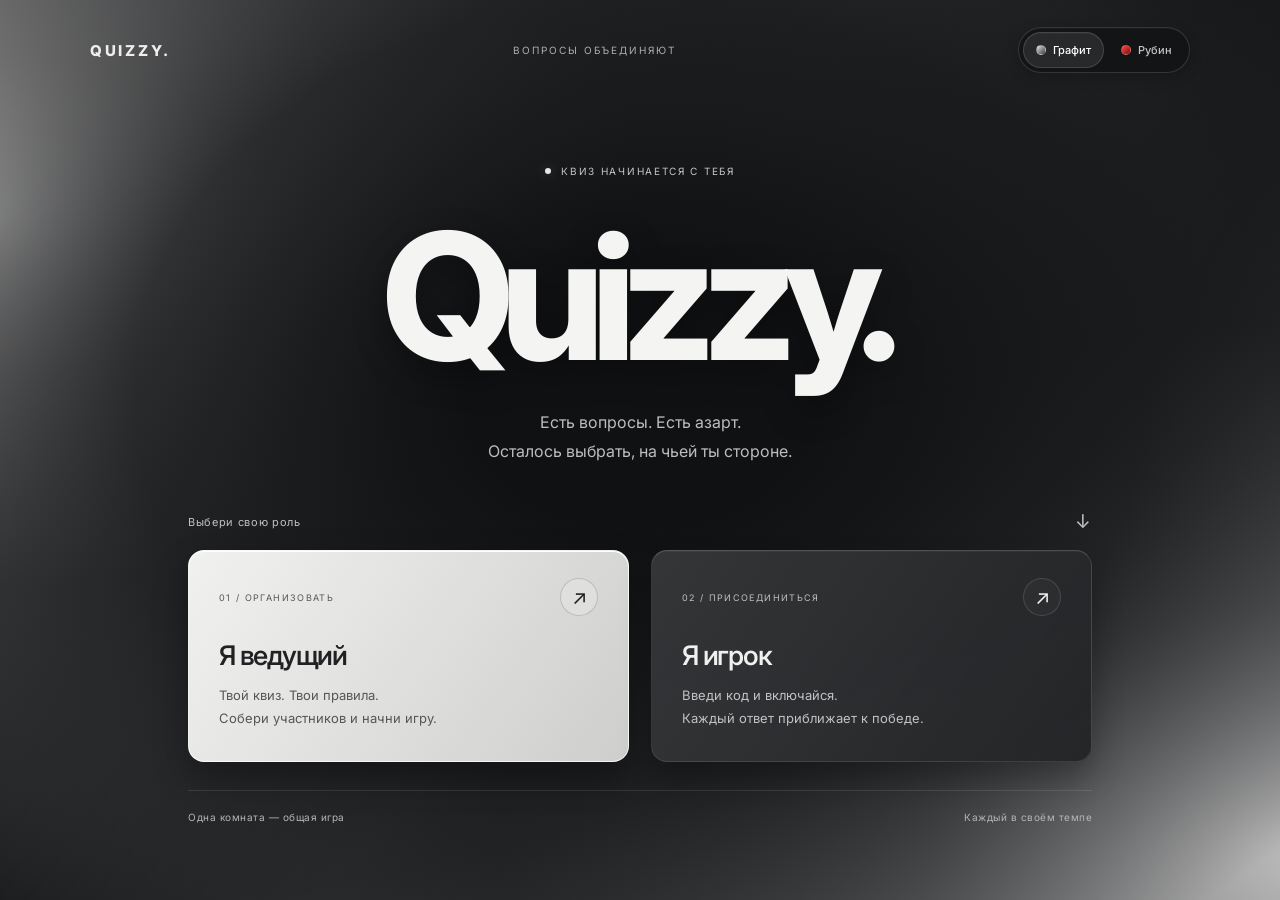
<file: web/static/index.html>
<!DOCTYPE html>
<html lang="ru">
<head>
  <meta charset="UTF-8">
  <meta name="viewport" content="width=device-width, initial-scale=1">
  <meta name="theme-color" content="#292a2c">
  <title>Quizzy — Главное меню</title>
  <link rel="preconnect" href="https://fonts.googleapis.com">
  <link rel="preconnect" href="https://fonts.gstatic.com" crossorigin>
  <link href="https://fonts.googleapis.com/css2?family=Inter:wght@400;500;600;650;700;750;800&display=swap" rel="stylesheet">
  <script src="theme.js"></script>
<link rel="stylesheet" href="theme.css">
</head>
<body>
  <header class="site-header"><a class="brand" href="/">QUIZZY.</a><span class="site-label">Вопросы объединяют</span><div class="theme-switch" role="group" aria-label="Оформление сайта">
  <button type="button" data-theme-choice="graphite" aria-pressed="true"><span class="theme-swatch swatch-graphite" aria-hidden="true"></span>Графит</button>
  <button type="button" data-theme-choice="crimson" aria-pressed="false"><span class="theme-swatch swatch-crimson" aria-hidden="true"></span>Рубин</button>
</div></header>
  <main class="menu-shell">
    <div class="menu-panel">
      <div class="menu-intro">
        <span class="eyebrow hero-kicker"><span aria-hidden="true"></span> Квиз начинается с тебя</span>
        <h1>Quizzy.</h1>
        <p>Есть вопросы. Есть азарт.<br>Осталось выбрать, на чьей ты стороне.</p>
      </div>
      <div class="role-heading"><span>Выбери свою роль</span><span aria-hidden="true">↓</span></div>
      <nav class="menu-roles" aria-label="Выберите свою роль">
        <a class="role role-host" href="host.html">
          <div class="role-meta"><span class="role-number">01 / ОРГАНИЗОВАТЬ</span><span class="role-arrow" aria-hidden="true">↗</span></div>
          <strong>Я ведущий</strong>
          <span class="role-description">Твой квиз. Твои правила.<br>Собери участников и начни игру.</span>
        </a>
        <a class="role role-player" href="player.html">
          <div class="role-meta"><span class="role-number">02 / ПРИСОЕДИНИТЬСЯ</span><span class="role-arrow" aria-hidden="true">↗</span></div>
          <strong>Я игрок</strong>
          <span class="role-description">Введи код и включайся.<br>Каждый ответ приближает к победе.</span>
        </a>
      </nav>
    </div>
    <footer class="menu-footer"><span>Одна комната — общая игра</span><span>Каждый в своём темпе</span></footer>
  </main>
</body>
</html>
</file>
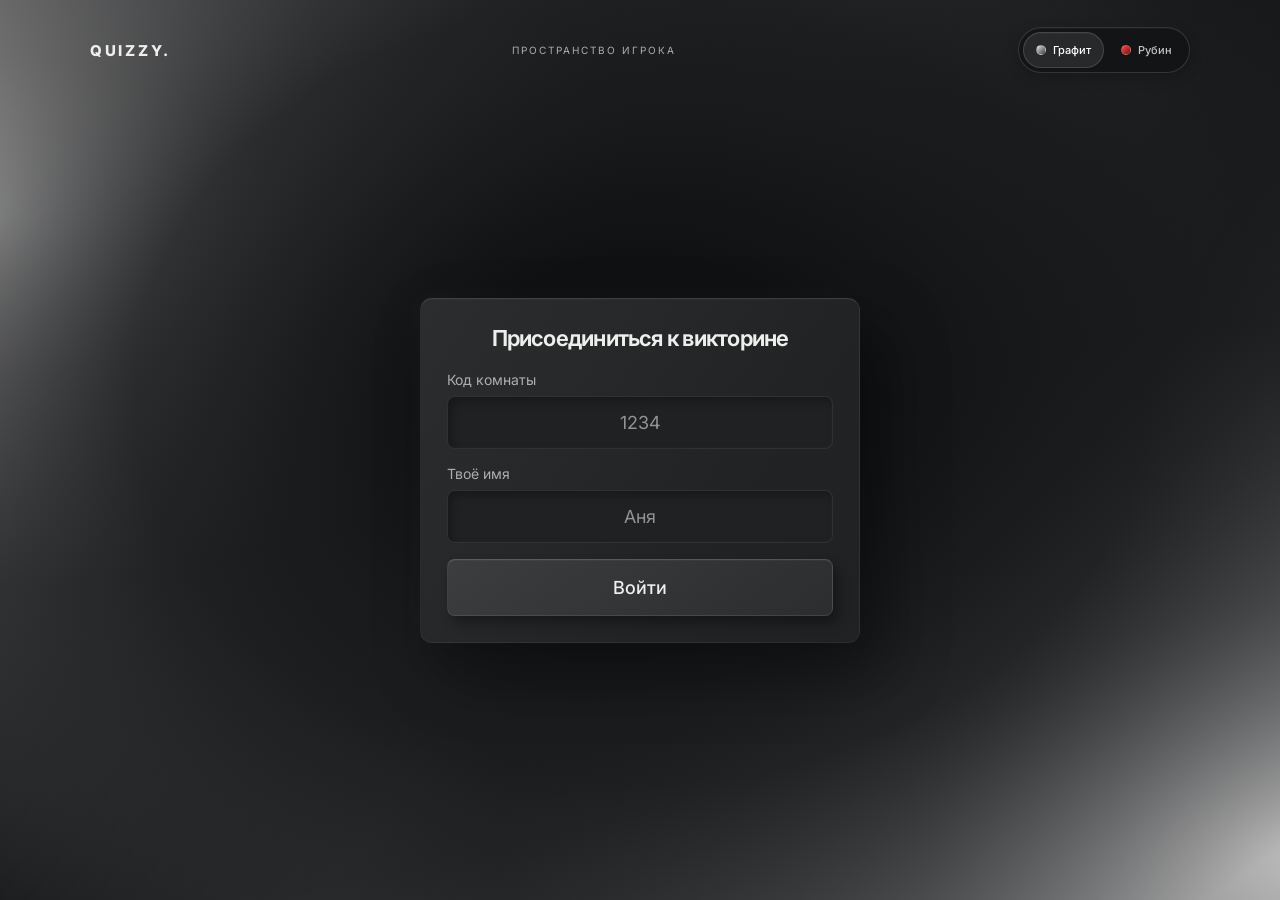
<file: web/static/player.html>
<!DOCTYPE html>
<html lang="ru">
<head>
<meta charset="UTF-8">
<meta name="viewport" content="width=device-width, initial-scale=1">
<title>Викторина — Игрок</title>
<link rel="preconnect" href="https://fonts.googleapis.com">
<link rel="preconnect" href="https://fonts.gstatic.com" crossorigin>
<link href="https://fonts.googleapis.com/css2?family=Inter:wght@400;500;600;650;700;750;800&display=swap" rel="stylesheet">
<style>
  :root {
    --bg-1: #0B0F2A;
    --bg-2: #1B1440;
    --surface: #171233;
    --surface-line: rgba(255,255,255,0.09);
    --ink: #F3F1FF;
    --muted: #9A9FC4;

    --gold: #FFC857;
    --violet: #8B7CFF;
    --teal: #2FE6C1;
    --rose: #FF5C8A;
    --wrong: #FF4757;

    --radius-lg: 22px;
    --radius-md: 15px;
    --ease: cubic-bezier(.22,1,.36,1);
  }
  * { box-sizing: border-box; }
  html, body { height: 100%; }
  body {
    margin: 0;
    min-height: 100vh;
    color: var(--ink);
    font-family: "Inter", -apple-system, BlinkMacSystemFont, sans-serif;
    display: flex;
    align-items: center;
    justify-content: center;
    padding: 18px;
    background: var(--bg-1);
    position: relative;
    overflow-x: hidden;
  }

  .aurora { position: fixed; inset: 0; z-index: 0; overflow: hidden; pointer-events: none; }
  .aurora span { position: absolute; border-radius: 50%; filter: blur(80px); opacity: .3; animation: drift 24s ease-in-out infinite alternate; }
  .aurora span:nth-child(1) { width: 420px; height: 420px; background: var(--violet); top: -160px; left: -140px; }
  .aurora span:nth-child(2) { width: 380px; height: 380px; background: var(--rose); bottom: -160px; right: -120px; animation-duration: 28s; animation-delay: -8s; }
  @keyframes drift { from { transform: translate(0,0) scale(1); } to { transform: translate(40px,-30px) scale(1.1); } }

  .screen { width: 100%; max-width: 440px; position: relative; z-index: 1; }
  .card {
    background: var(--surface);
    border: 1px solid var(--surface-line);
    border-radius: var(--radius-lg);
    padding: 26px;
    box-shadow: 0 24px 50px -22px rgba(0,0,0,.55);
    animation: rise .45s var(--ease) both;
  }
  @keyframes rise { from { opacity: 0; transform: translateY(16px); } to { opacity: 1; transform: translateY(0); } }

  h1 { font-family: "Fredoka", sans-serif; font-size: 22px; font-weight: 600; margin: 0 0 20px; text-align: center; }
  label { display: block; font-size: 14px; color: var(--muted); margin-bottom: 8px; }
  input {
    width: 100%;
    padding: 15px 16px;
    font-size: 18px;
    font-family: inherit;
    border-radius: var(--radius-md);
    border: 1px solid var(--surface-line);
    background: rgba(255,255,255,0.04);
    color: var(--ink);
    margin-bottom: 16px;
    text-align: center;
    transition: border-color .2s var(--ease), background .2s var(--ease);
  }
  input:focus { outline: none; border-color: var(--gold); background: rgba(255,255,255,0.07); }

  button {
    width: 100%;
    background: var(--gold);
    color: #221200;
    border: none;
    padding: 17px;
    font-size: 18px;
    font-family: "Fredoka", sans-serif;
    font-weight: 600;
    border-radius: var(--radius-md);
    cursor: pointer;
    transition: transform .15s var(--ease), box-shadow .15s var(--ease), opacity .15s;
    box-shadow: 0 8px 20px -8px rgba(255,200,87,0.55);
  }
  button:disabled { opacity: .4; cursor: not-allowed; box-shadow: none; }
  .error { color: var(--wrong); margin-top: 8px; font-size: 14px; text-align: center; }
  .hidden { display: none !important; }

  .center-hint { text-align: center; font-size: 17px; color: var(--muted); padding: 34px 0 20px; }
  .loader { display: flex; justify-content: center; gap: 8px; margin-bottom: 4px; }
  .loader span { width: 9px; height: 9px; border-radius: 50%; background: var(--gold); animation: bounce 1.1s ease-in-out infinite; }
  .loader span:nth-child(2) { animation-delay: .15s; } .loader span:nth-child(3) { animation-delay: .3s; }
  @keyframes bounce { 0%,80%,100% { transform: translateY(0); opacity: .5; } 40% { transform: translateY(-8px); opacity: 1; } }

  .score-badge { text-align: center; font-size: 15px; color: var(--muted); margin-bottom: 18px; }
  .score-badge b { font-family: "Fredoka", sans-serif; color: var(--gold); font-size: 18px; font-variant-numeric: tabular-nums; }

  .timebar-track { height: 6px; border-radius: 999px; background: rgba(255,255,255,0.08); margin-bottom: 20px; overflow: hidden; }
  .timebar-fill { height: 100%; background: linear-gradient(90deg, var(--teal), var(--gold)); border-radius: 999px; transition: width .9s linear, background .25s; }

  .question-text { font-family: "Fredoka", sans-serif; font-size: 21px; font-weight: 600; line-height: 1.3; margin-bottom: 20px; text-align: center; animation: rise .4s var(--ease) both; }

  .options { display: grid; gap: 12px; }
  .option-btn {
    display: flex; align-items: center; gap: 12px;
    border: none;
    padding: 18px 16px;
    font-size: 17px;
    font-family: inherit;
    font-weight: 600;
    border-radius: var(--radius-md);
    text-align: left;
    color: #17102a;
    box-shadow: none;
    transition: transform .12s var(--ease), filter .12s var(--ease), opacity .2s;
    animation: pop .35s var(--ease) both;
  }
  .option-btn:nth-child(1) { background: var(--gold); }
  .option-btn:nth-child(2) { background: var(--violet); color: #fff; }
  .option-btn:nth-child(3) { background: var(--teal); }
  .option-btn:nth-child(4) { background: var(--rose); color: #fff; }
  @keyframes pop { from { opacity: 0; transform: translateY(10px); } to { opacity: 1; transform: translateY(0); } }
  .option-btn .idx {
    width: 26px; height: 26px; flex-shrink: 0;
    border-radius: 50%;
    background: rgba(255,255,255,0.3);
    display: flex; align-items: center; justify-content: center;
    font-family: "Fredoka", sans-serif; font-weight: 600; font-size: 13px;
  }
  .option-btn:not(:disabled):active { transform: scale(.97); }
  .option-btn:disabled { opacity: .35; }
  .option-btn.chosen { opacity: 1; filter: brightness(1.12); outline: 3px solid rgba(255,255,255,0.6); }

  .feedback { text-align: center; padding: 30px 0 10px; position: relative; }
  .feedback-icon { width: 76px; height: 76px; margin: 0 auto 14px; }
  .feedback-icon svg { width: 100%; height: 100%; }
  .feedback-icon circle, .feedback-icon path {
    stroke-dasharray: 100; stroke-dashoffset: 100;
    animation: draw .5s var(--ease) forwards;
  }
  .feedback-icon path { animation-delay: .25s; }
  @keyframes draw { to { stroke-dashoffset: 0; } }
  .feedback.correct .feedback-icon circle, .feedback.correct .feedback-icon path { stroke: var(--teal); }
  .feedback.wrong .feedback-icon circle, .feedback.wrong .feedback-icon path { stroke: var(--wrong); }
  .feedback-title { font-family: "Fredoka", sans-serif; font-size: 26px; font-weight: 600; margin-bottom: 10px; }
  .feedback.correct .feedback-title { color: var(--teal); }
  .feedback.wrong .feedback-title { color: var(--wrong); }
  .feedback-score { font-size: 16px; color: var(--muted); }
  .feedback-score b { color: var(--gold); font-family: "Fredoka", sans-serif; }

  .confetti { position: absolute; inset: 0; pointer-events: none; overflow: visible; }
  .confetti i {
    position: absolute; top: 40%; left: 50%; width: 8px; height: 8px; border-radius: 2px;
    animation: burst .9s var(--ease) forwards;
  }
  @keyframes burst {
    to { transform: translate(var(--tx), var(--ty)) rotate(var(--tr)); opacity: 0; }
  }

  .finished-title { font-family: "Fredoka", sans-serif; font-size: 26px; font-weight: 600; text-align: center; margin-bottom: 6px; }
  .finished-rank { text-align: center; color: var(--muted); font-size: 15px; margin-bottom: 18px; }
  .final-score { text-align: center; font-family: "Fredoka", sans-serif; font-size: 44px; font-weight: 700; color: var(--gold); }
</style>
<link rel="stylesheet" href="menu.css">
<script src="theme.js"></script>
<link rel="stylesheet" href="theme.css">
<meta name="theme-color" content="#292a2c">
</head>
<body>
<header class="site-header"><a class="brand" href="/">QUIZZY.</a><span class="site-label">Пространство игрока</span><div class="theme-switch" role="group" aria-label="Оформление сайта">
  <button type="button" data-theme-choice="graphite" aria-pressed="true"><span class="theme-swatch swatch-graphite" aria-hidden="true"></span>Графит</button>
  <button type="button" data-theme-choice="crimson" aria-pressed="false"><span class="theme-swatch swatch-crimson" aria-hidden="true"></span>Рубин</button>
</div></header>

<div class="aurora"><span></span><span></span></div>

<div class="screen">
  <div class="error hidden" id="connection-error" role="status" aria-live="polite"></div>

  <!-- Экран 1: вход в комнату -->
  <div class="card" id="join-screen">
    <h1>Присоединиться к викторине</h1>
    <label for="room-code-input">Код комнаты</label>
    <input id="room-code-input" type="text" inputmode="numeric" placeholder="1234">
    <label for="name-input">Твоё имя</label>
    <input id="name-input" type="text" placeholder="Аня">
    <button id="join-btn">Войти</button>
    <div class="error hidden" id="join-error"></div>
  </div>

  <!-- Экран 2: ждём начала игры -->
  <div class="card hidden" id="lobby-screen">
    <div class="loader"><span></span><span></span><span></span></div>
    <div class="center-hint">Ты в игре! Ждём, пока ведущий начнёт викторину...</div>
  </div>

  <!-- Экран 3: активный вопрос, ждём выбора -->
  <div class="card hidden" id="question-screen">
    <div class="score-badge"><span id="question-number"></span> · <span id="seconds-left"></span></div>
    <div class="score-badge">Твои очки: <b id="current-score">0</b></div>
    <div class="timebar-track"><div class="timebar-fill" id="timebar-fill" style="width:100%"></div></div>
    <div class="question-text" id="question-text"></div>
    <div class="options" id="options"></div>
  </div>

  <!-- Экран 4: ответ отправлен, ждём следующего вопроса -->
  <div class="card hidden" id="waiting-next-screen">
    <div class="loader"><span></span><span></span><span></span></div>
    <div class="center-hint" id="waiting-next-hint">Все вопросы пройдены! Ждём остальных…</div>
    <div class="score-badge">Твои очки: <b id="waiting-score">0</b></div>
  </div>

  <!-- Экран 5: обратная связь после ответа -->
  <div class="card hidden" id="feedback-screen">
    <div class="feedback" id="feedback-content"></div>
  </div>

  <!-- Экран 6: игра окончена -->
  <div class="card finished-screen hidden" id="finished-screen">
    <a class="menu-close" href="/" aria-label="Вернуться в главное меню" title="В главное меню">&times;</a>
    <div class="finished-title">Игра окончена</div>
    <div class="finished-rank" id="finished-rank"></div>
    <div class="final-score" id="final-score">0</div>
  </div>

</div>

<script>
const API_BASE = location.origin;
let roomCode = null;
let playerId = null;
let busy = false;
let finished = false;
let pollTimer = null;
let currentIndex = -1;
let renderedIndex = null;
let myScore = 0;
let roundDuration = 1;
let remaining = 0;
let pendingAnswer = null;
let pendingAdvance = null;
let activeReadController = null;
let urgentRun = false;
let countdownFrame = null;
let questionDeadline = 0;
let expiryRequestedFor = null;

const screens = Object.fromEntries([
  ["join", "join-screen"], ["lobby", "lobby-screen"],
  ["question", "question-screen"], ["waiting", "waiting-next-screen"],
  ["feedback", "feedback-screen"], ["finished", "finished-screen"],
].map(([name, id]) => [name, document.getElementById(id)]));

function showScreen(name) {
  if (name !== "question") {
    cancelAnimationFrame(countdownFrame);
    countdownFrame = null;
  }
  for (const [key, el] of Object.entries(screens)) el.classList.toggle("hidden", key !== name);
}

function connectionError(message) {
  const el = document.getElementById("connection-error");
  el.textContent = message;
  el.classList.toggle("hidden", !message);
}

async function request(path, body) {
  const controller = new AbortController();
  if (body === undefined) activeReadController = controller;
  const timeout = setTimeout(() => controller.abort(), 8000);
  try {
    const res = await fetch(`${API_BASE}${path}`, {
      method: body === undefined ? "GET" : "POST",
      headers: body === undefined ? {} : { "Content-Type": "application/json" },
      body: body === undefined ? undefined : JSON.stringify(body),
      signal: controller.signal,
    });
    if (!res.ok) {
      const err = new Error(await res.text());
      err.status = res.status;
      throw err;
    }
    return await res.json();
  } finally {
    clearTimeout(timeout);
    if (activeReadController === controller) activeReadController = null;
  }
}

// A single request sequence prevents old polls from overwriting newer screens.
async function run(task = async () => {}) {
  if (busy || finished) return;
  busy = true;
  clearTimeout(pollTimer);
  try {
    await task();
    if (roomCode) {
      if (pendingAnswer) await sendPendingAnswer();
      await syncState();
    }
    connectionError("");
  } catch (err) {
    if (!(err.name === "AbortError" && urgentRun)) {
      connectionError("Не удалось обновить игру. Проверьте подключение — повторяем автоматически…");
    }
  } finally {
    busy = false;
    const delay = urgentRun ? 0 : 1000;
    urgentRun = false;
    if (roomCode && !finished) pollTimer = setTimeout(() => run(), delay);
  }
}

const joinButton = document.getElementById("join-btn");
joinButton.addEventListener("click", async () => {
  if (busy) return;
  const code = document.getElementById("room-code-input").value.trim();
  const name = document.getElementById("name-input").value.trim();
  const error = document.getElementById("join-error");
  error.classList.add("hidden");
  if (!code || !name) {
    error.textContent = "Заполни код комнаты и имя";
    error.classList.remove("hidden");
    return;
  }
  joinButton.disabled = true;
  await run(async () => {
    try {
      const player = await request(`/rooms/${encodeURIComponent(code)}/join`, { name });
      roomCode = encodeURIComponent(code);
      playerId = player.id;
      showScreen("lobby");
    } catch (err) {
      error.textContent = err.status === 404 ? "Комната не найдена. Проверь код."
        : err.status === 409 ? "Игра уже началась, вход закрыт."
        : "Не удалось войти. Проверь подключение и попробуй снова.";
      error.classList.remove("hidden");
    }
  });
  joinButton.disabled = false;
});

async function syncState() {
  if (pendingAnswer) return;
  const room = await request(`/rooms/${roomCode}/state`);
  if (room.status === "finished") {
    finished = true;
    pendingAnswer = null;
    pendingAdvance = null;
    showFinalScreen(room);
    return;
  }
  if (pendingAnswer) return;
  if (room.status === "waiting") { showScreen("lobby"); return; }
  let state = await request(`/rooms/${roomCode}/state/${playerId}`);
  if (pendingAnswer) return;
  myScore = Number(state.player.score);
  if (state.player.status === false) { showWaiting(room); return; }
  currentIndex = state.question_index;
  if (pendingAdvance !== null && pendingAdvance !== currentIndex) pendingAdvance = null;
  if (currentIndex === -1 || pendingAdvance === currentIndex || state.time_remaining <= 0) {
    const index = currentIndex;
    pendingAdvance = index;
    showScreen("feedback");
    document.getElementById("feedback-content").className = "feedback";
    document.getElementById("feedback-content").textContent = "Загружаем следующий вопрос…";
    try {
      await request(`/rooms/${roomCode}/next/${playerId}`, { question_index: index });
      pendingAdvance = null;
    } catch (err) {
      if (err.status !== 409) throw err;
      // Another tab or a retried request may already have advanced this player.
    }
    state = await request(`/rooms/${roomCode}/state/${playerId}`);
    myScore = Number(state.player.score);
    if (state.player.status === false) {
      pendingAdvance = null;
      const latest = await request(`/rooms/${roomCode}/state`);
      if (latest.status === "finished") { finished = true; showFinalScreen(latest); }
      else showWaiting(latest);
      return;
    }
    currentIndex = state.question_index;
    if (currentIndex !== index) pendingAdvance = null;
  }
  renderQuestion(state);
}

function showWaiting(room) {
  const players = Object.values(room.players || {});
  const count = players.filter(p => p.status === false).length;
  document.getElementById("waiting-next-hint").textContent =
    `Все вопросы пройдены! Ждём остальных. Завершили: ${count} из ${players.length}.`;
  document.getElementById("waiting-score").textContent = myScore;
  showScreen("waiting");
}

function renderQuestion(state) {
  if (!state.question) return;
  remaining = Math.max(0, Number(state.time_remaining));
  const observedDeadline = performance.now() + remaining * 1000;
  if (renderedIndex !== state.question_index) {
    questionDeadline = observedDeadline;
    expiryRequestedFor = null;
    renderedIndex = state.question_index;
    roundDuration = Math.max(remaining, 1);
    document.getElementById("question-text").textContent = state.question.text;
    const options = document.getElementById("options");
    options.innerHTML = "";
    state.question.options.forEach((text, option) => {
      const button = document.createElement("button");
      button.className = "option-btn";
      button.innerHTML = `<span class="idx">${option + 1}</span><span>${escapeHtml(text)}</span>`;
      button.addEventListener("click", () => submitAnswer(option, button));
      options.appendChild(button);
    });
  }
  // Never move the bar backwards when the server returns whole seconds.
  questionDeadline = Math.min(questionDeadline, observedDeadline);
  document.getElementById("question-number").textContent = `Вопрос ${state.question_index + 1}`;
  document.getElementById("seconds-left").textContent = `${Math.max(0, remaining)} с`;
  document.getElementById("current-score").textContent = myScore;
  document.querySelectorAll(".option-btn").forEach(button => {
    button.disabled = remaining <= 0 || pendingAnswer !== null || pendingAdvance !== null;
  });
  showScreen("question");
  cancelAnimationFrame(countdownFrame);
  drawCountdown();
}

function drawCountdown() {
  remaining = Math.max(0, (questionDeadline - performance.now()) / 1000);
  const ratio = Math.min(1, remaining / roundDuration);
  const fill = document.getElementById("timebar-fill");
  fill.style.transform = `scaleX(${ratio})`;
  fill.classList.toggle("running-out", ratio < .25);
  const label = `${Math.ceil(remaining)} с`;
  const seconds = document.getElementById("seconds-left");
  if (seconds.textContent !== label) seconds.textContent = label;
  if (remaining > 0) {
    countdownFrame = requestAnimationFrame(drawCountdown);
  } else {
    countdownFrame = null;
    document.querySelectorAll(".option-btn").forEach(button => { button.disabled = true; });
    if (expiryRequestedFor !== renderedIndex && !pendingAnswer && pendingAdvance === null) {
      expiryRequestedFor = renderedIndex;
      if (busy) urgentRun = true;
      else void run();
    }
  }
}

async function submitAnswer(option, button) {
  if (finished || remaining <= 0 || pendingAnswer || pendingAdvance !== null) return;
  pendingAnswer = { player_id: playerId, question_index: renderedIndex, option };
  button.classList.add("chosen");
  document.querySelectorAll(".option-btn").forEach(el => { el.disabled = true; });
  if (busy) {
    // Keep the first click and give it priority over background polling.
    urgentRun = true;
    activeReadController?.abort();
    return;
  }
  await run();
}

async function sendPendingAnswer() {
  const answer = pendingAnswer;
  try {
    const result = await request(`/rooms/${roomCode}/answer`, answer);
    const previousScore = myScore;
    myScore = Number(result.new_score);
    pendingAnswer = null;
    pendingAdvance = answer.question_index;
    const content = document.getElementById("feedback-content");
    content.className = "feedback " + (result.correct ? "correct" : "wrong");
    const earned = myScore - previousScore;
    content.innerHTML = `<div class="feedback-title">${result.correct ? "Верно!" : "Неверно"}</div>
      <div class="feedback-score">За ответ: <b>${earned > 0 ? "+" : ""}${earned}</b><br>Твои очки: <b>${myScore}</b></div>`;
    showScreen("feedback");
    await new Promise(resolve => setTimeout(resolve, 650));
  } catch (err) {
    if (err.status !== 409) throw err;
    // A duplicate, expired or stale answer is reconciled through player state.
    pendingAnswer = null;
    pendingAdvance = answer.question_index;
  }
}

function showFinalScreen(room) {
  const players = Object.entries(room.players || {})
    .map(([id, p]) => ({ id, score: Number(p.score) }))
    .sort((a, b) => b.score - a.score);
  const own = players.find(p => p.id === playerId);
  if (own) myScore = own.score;
  document.getElementById("final-score").textContent = myScore;
  document.getElementById("finished-rank").textContent = own
    ? `Ты на ${players.findIndex(p => p.id === playerId) + 1}-м месте из ${players.length}` : "";
  showScreen("finished");
}

function escapeHtml(value) {
  const el = document.createElement("div");
  el.textContent = value;
  return el.innerHTML;
}
</script>
</body>
</html>
</file>
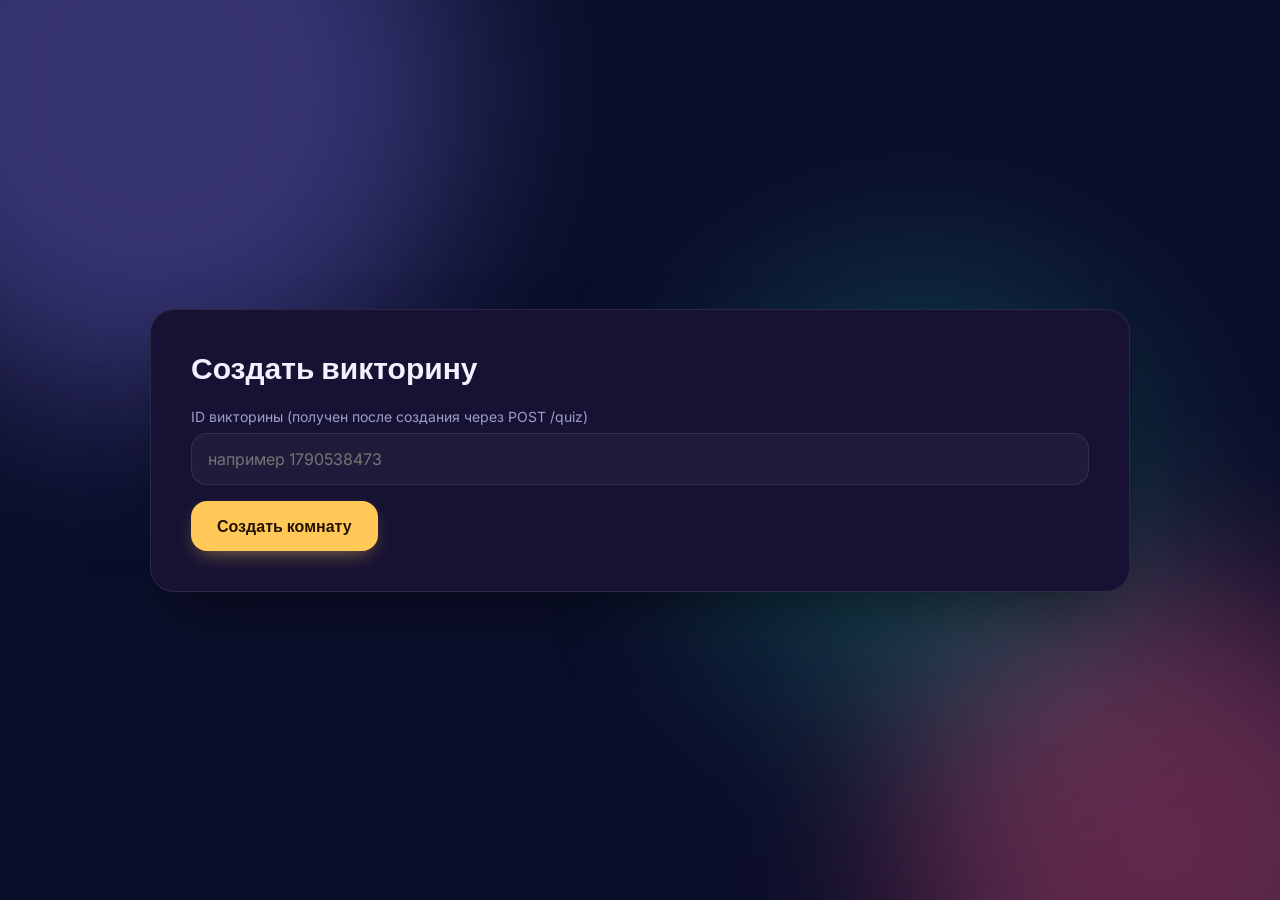
<file: web/static/quiz-host.html>
<!DOCTYPE html>
<html lang="ru">
<head>
<meta charset="UTF-8">
<meta name="viewport" content="width=device-width, initial-scale=1">
<title>Викторина — Ведущий</title>
<link rel="preconnect" href="https://fonts.googleapis.com">
<link rel="preconnect" href="https://fonts.gstatic.com" crossorigin>
<link href="https://fonts.googleapis.com/css2?family=Fredoka:wght@500;600;700&family=Inter:wght@400;500;600;700&display=swap" rel="stylesheet">
<style>
  :root {
    --bg-1: #0B0F2A;
    --bg-2: #1B1440;
    --bg-3: #2A123F;
    --surface: #171233;
    --surface-line: rgba(255,255,255,0.09);
    --ink: #F3F1FF;
    --muted: #9A9FC4;

    --gold: #FFC857;
    --violet: #8B7CFF;
    --teal: #2FE6C1;
    --rose: #FF5C8A;
    --wrong: #FF4757;

    --radius-lg: 24px;
    --radius-md: 16px;
    --ease: cubic-bezier(.22,1,.36,1);
  }
  * { box-sizing: border-box; }
  html, body { height: 100%; }
  body {
    margin: 0;
    min-height: 100vh;
    color: var(--ink);
    font-family: "Inter", -apple-system, BlinkMacSystemFont, sans-serif;
    display: flex;
    align-items: center;
    justify-content: center;
    padding: 28px;
    position: relative;
    overflow-x: hidden;
    background: var(--bg-1);
  }

  /* --- фон: медленно дрейфующая "аврора" --- */
  .aurora { position: fixed; inset: 0; z-index: 0; overflow: hidden; pointer-events: none; }
  .aurora span {
    position: absolute; border-radius: 50%; filter: blur(90px); opacity: .35;
    animation: drift 22s ease-in-out infinite alternate;
  }
  .aurora span:nth-child(1) { width: 620px; height: 620px; background: var(--violet); top: -220px; left: -160px; }
  .aurora span:nth-child(2) { width: 520px; height: 520px; background: var(--rose); bottom: -200px; right: -140px; animation-duration: 26s; animation-delay: -6s; }
  .aurora span:nth-child(3) { width: 460px; height: 460px; background: var(--teal); top: 30%; right: 10%; animation-duration: 30s; animation-delay: -14s; opacity: .2; }
  @keyframes drift {
    from { transform: translate(0,0) scale(1); }
    to   { transform: translate(60px,-40px) scale(1.12); }
  }

  h1 { font-family: "Fredoka", sans-serif; font-size: 30px; font-weight: 600; margin: 0 0 22px; }
  label { display: block; font-size: 14px; color: var(--muted); margin-bottom: 8px; }
  input {
    width: 100%;
    padding: 15px 16px;
    font-size: 16px;
    font-family: inherit;
    border-radius: var(--radius-md);
    border: 1px solid var(--surface-line);
    background: rgba(255,255,255,0.04);
    color: var(--ink);
    margin-bottom: 16px;
    transition: border-color .2s var(--ease), background .2s var(--ease);
  }
  input:focus { outline: none; border-color: var(--gold); background: rgba(255,255,255,0.07); }

  button {
    background: var(--gold);
    color: #221200;
    border: none;
    padding: 15px 26px;
    font-size: 16px;
    font-family: "Fredoka", sans-serif;
    font-weight: 600;
    border-radius: var(--radius-md);
    cursor: pointer;
    transition: transform .15s var(--ease), box-shadow .15s var(--ease), opacity .15s;
    box-shadow: 0 8px 20px -8px rgba(255,200,87,0.55);
  }
  button:hover:not(:disabled) { transform: translateY(-2px); box-shadow: 0 12px 26px -8px rgba(255,200,87,0.65); }
  button:active:not(:disabled) { transform: translateY(0) scale(.98); }
  button:disabled { opacity: .4; cursor: not-allowed; box-shadow: none; }

  .error { color: var(--wrong); margin-top: 4px; font-size: 14px; }
  .hidden { display: none !important; }

  .screen { width: 100%; max-width: 980px; position: relative; z-index: 1; }
  .card {
    background: var(--surface);
    border: 1px solid var(--surface-line);
    border-radius: var(--radius-lg);
    padding: 40px;
    box-shadow: 0 30px 60px -25px rgba(0,0,0,.55);
    animation: rise .5s var(--ease) both;
  }
  @keyframes rise {
    from { opacity: 0; transform: translateY(18px); }
    to   { opacity: 1; transform: translateY(0); }
  }

  /* --- экран ожидания --- */
  .room-code-label { color: var(--muted); font-size: 16px; margin-bottom: 6px; text-align: center; }
  .room-code {
    font-family: "Fredoka", sans-serif;
    font-size: 76px;
    font-weight: 700;
    letter-spacing: 10px;
    background: linear-gradient(135deg, var(--gold), var(--rose));
    -webkit-background-clip: text; background-clip: text; color: transparent;
    text-align: center;
    margin: 10px 0 28px;
  }
  .pulse-dot { display: inline-block; width: 8px; height: 8px; border-radius: 50%; background: var(--teal); margin-right: 10px; animation: pulse 1.4s ease-in-out infinite; vertical-align: middle; }
  @keyframes pulse { 0%,100% { transform: scale(1); opacity: 1; } 50% { transform: scale(1.6); opacity: .4; } }
  .waiting-hint { text-align: center; color: var(--muted); font-size: 17px; margin-bottom: 8px; }

  .chip-grid { display: flex; flex-wrap: wrap; gap: 10px; margin-top: 14px; }
  .chip {
    background: rgba(255,255,255,0.05);
    border: 1px solid var(--surface-line);
    padding: 10px 16px;
    border-radius: 999px;
    font-size: 15px; font-weight: 500;
    animation: pop .35s var(--ease) both;
  }
  @keyframes pop { from { opacity: 0; transform: scale(.7); } to { opacity: 1; transform: scale(1); } }

  /* --- игровой экран --- */
  .topbar { display: flex; align-items: center; justify-content: space-between; margin-bottom: 22px; }
  .qcounter { color: var(--muted); font-size: 14px; font-weight: 500; }

  .ring-wrap { position: relative; width: 64px; height: 64px; flex-shrink: 0; }
  .ring-wrap svg { transform: rotate(-90deg); width: 100%; height: 100%; }
  .ring-track { fill: none; stroke: var(--surface-line); stroke-width: 6; }
  .ring-fill { fill: none; stroke: var(--gold); stroke-width: 6; stroke-linecap: round; transition: stroke-dashoffset .9s linear, stroke .25s; }
  .ring-num { position: absolute; inset: 0; display: flex; align-items: center; justify-content: center; font-family: "Fredoka", sans-serif; font-weight: 600; font-size: 18px; }

  .game-layout { display: grid; grid-template-columns: 1fr 320px; gap: 26px; }
  @media (max-width: 860px) { .game-layout { grid-template-columns: 1fr; } }

  .question-text { font-family: "Fredoka", sans-serif; font-size: 34px; font-weight: 600; line-height: 1.25; margin-bottom: 26px; animation: rise .45s var(--ease) both; }

  .options { display: grid; grid-template-columns: 1fr 1fr; gap: 14px; }
  @media (max-width: 560px) { .options { grid-template-columns: 1fr; } }
  .option {
    position: relative;
    display: flex; align-items: center; gap: 14px;
    border-radius: var(--radius-md);
    padding: 20px 20px 20px 18px;
    font-size: 18px; font-weight: 500;
    color: #17102a;
    overflow: hidden;
    animation: pop .4s var(--ease) both;
  }
  .option:nth-child(1) { background: var(--gold); }
  .option:nth-child(2) { background: var(--violet); color: #fff; }
  .option:nth-child(3) { background: var(--teal); }
  .option:nth-child(4) { background: var(--rose); color: #fff; }
  .option .idx {
    width: 30px; height: 30px; flex-shrink: 0;
    border-radius: 50%;
    background: rgba(255,255,255,0.28);
    display: flex; align-items: center; justify-content: center;
    font-family: "Fredoka", sans-serif; font-weight: 600; font-size: 14px;
  }

  .side-panel {
    background: rgba(255,255,255,0.03);
    border: 1px solid var(--surface-line);
    border-radius: var(--radius-lg);
    padding: 22px;
    display: flex; flex-direction: column;
  }
  .side-panel h2 { font-size: 14px; color: var(--muted); font-weight: 600; margin: 0 0 14px; }
  .answered-meter { font-size: 13px; color: var(--muted); margin-bottom: 14px; }
  .answered-meter b { color: var(--teal); }

  .player-row {
    display: grid;
    grid-template-columns: 26px 1fr auto;
    align-items: center;
    gap: 10px;
    padding: 10px 4px;
    font-size: 15px;
    border-bottom: 1px solid var(--surface-line);
  }
  .player-row:last-child { border-bottom: none; }
  .rank { font-family: "Fredoka", sans-serif; font-weight: 600; color: var(--muted); font-size: 14px; }
  .rank.top1 { color: var(--gold); } .rank.top2 { color: #D7DBEE; } .rank.top3 { color: #E3A15E; }
  .p-name { overflow: hidden; text-overflow: ellipsis; white-space: nowrap; }
  .p-score { font-family: "Fredoka", sans-serif; font-weight: 600; color: var(--gold); font-variant-numeric: tabular-nums; }
  .p-score.bump { animation: bump .4s var(--ease); }
  @keyframes bump { 0% { transform: scale(1); } 35% { transform: scale(1.3); color: #fff; } 100% { transform: scale(1); } }

  .board-list { display: flex; flex-direction: column; }

  .next-btn-wrap { margin-top: 22px; display: flex; justify-content: flex-end; }

  /* --- финальный экран --- */
  .finished-title { font-family: "Fredoka", sans-serif; font-size: 38px; font-weight: 600; text-align: center; margin-bottom: 8px; }
  .finished-sub { text-align: center; color: var(--muted); margin-bottom: 34px; }

  .podium { display: flex; align-items: flex-end; justify-content: center; gap: 14px; margin-bottom: 36px; }
  .podium-slot { width: 130px; text-align: center; }
  .podium-name { font-weight: 600; margin-bottom: 6px; font-size: 15px; overflow: hidden; text-overflow: ellipsis; white-space: nowrap; }
  .podium-score { color: var(--muted); font-size: 13px; margin-bottom: 8px; font-variant-numeric: tabular-nums; }
  .podium-block { border-radius: 12px 12px 0 0; display: flex; align-items: flex-start; justify-content: center; padding-top: 10px; font-size: 26px; animation: grow .6s var(--ease) both; }
  @keyframes grow { from { transform: scaleY(0); } to { transform: scaleY(1); } }
  .podium-block { transform-origin: bottom; }
  .p1 .podium-block { height: 130px; background: linear-gradient(180deg, var(--gold), #B8860B); }
  .p2 .podium-block { height: 95px; background: linear-gradient(180deg, #D7DBEE, #8A90B5); animation-delay: .08s; }
  .p3 .podium-block { height: 68px; background: linear-gradient(180deg, #E3A15E, #8A5A2B); animation-delay: .16s; }
  .podium-slot.p1 { order: 2; } .podium-slot.p2 { order: 1; } .podium-slot.p3 { order: 3; }

  .rest-list { max-width: 520px; margin: 0 auto; }
</style>
</head>
<body>

<div class="aurora"><span></span><span></span><span></span></div>

<div class="screen">

  <!-- Экран 1: создание комнаты -->
  <div class="card" id="setup-screen">
    <h1>Создать викторину</h1>
    <label for="quiz-id">ID викторины (получен после создания через POST /quiz)</label>
    <input id="quiz-id" type="text" placeholder="например 1790538473">
    <button id="create-room-btn">Создать комнату</button>
    <div class="error hidden" id="setup-error"></div>
  </div>

  <!-- Экран 2: комната ждёт игроков -->
  <div class="card hidden" id="waiting-screen">
    <div class="room-code-label">Код комнаты — вводите на телефонах</div>
    <div class="room-code" id="room-code-display">----</div>
    <div class="waiting-hint"><span class="pulse-dot"></span><span id="waiting-hint-text">Ждём игроков...</span></div>
    <div class="chip-grid" id="waiting-players"></div>
    <div class="next-btn-wrap"><button id="start-btn">Начать викторину</button></div>
  </div>

  <!-- Экран 3: активный вопрос -->
  <div class="card hidden" id="game-screen">
    <div class="topbar">
      <div class="qcounter" id="qcounter">Вопрос</div>
      <div class="ring-wrap">
        <svg viewBox="0 0 64 64">
          <circle class="ring-track" cx="32" cy="32" r="27"></circle>
          <circle class="ring-fill" id="ring-fill" cx="32" cy="32" r="27" stroke-dasharray="169.6"></circle>
        </svg>
        <div class="ring-num" id="timer-num">--</div>
      </div>
    </div>

    <div class="game-layout">
      <div>
        <div class="question-text" id="question-text"></div>
        <div class="options" id="options"></div>
      </div>

      <div class="side-panel">
        <h2>Таблица лидеров</h2>
        <div class="answered-meter hidden" id="answered-meter"></div>
        <div class="board-list" id="players-list"></div>
      </div>
    </div>

    <div class="next-btn-wrap"><button id="next-btn">Следующий вопрос</button></div>
  </div>

  <!-- Экран 4: игра окончена -->
  <div class="card hidden" id="finished-screen">
    <div class="finished-title">Игра окончена 🏆</div>
    <div class="finished-sub">Финальные результаты</div>
    <div class="podium" id="podium"></div>
    <div class="rest-list board-list" id="rest-players"></div>
  </div>

</div>

<script>
// ==== Настройки ====
const API_BASE = "http://localhost:8080";
const DEBUG = true; // выведет в консоль сырой /state — удобно, чтобы сверить имена полей с бэкендом

// ==== Состояние приложения ====
let roomCode = null;
let pollIntervalId = null;
let questionStartedAt = null;
let roundDuration = null; // сколько секунд длится раунд — определяем динамически по первому значению

// Защита от бага с обнулением очков: /state иногда может вернуть на секунду
// устаревший/нулевой счёт (например, если бэкенд ещё не успел применить ответ,
// либо каждый раз пересобирает players и теряет накопленный score).
// Раз счёт в этой игре может только расти, храним максимум из всего, что видели —
// это не чинит бэкенд, но не даёт интерфейсу "моргать" нулём.
let knownScores = {};

// ==== Ссылки на элементы экрана ====
const screens = {
  setup: document.getElementById("setup-screen"),
  waiting: document.getElementById("waiting-screen"),
  game: document.getElementById("game-screen"),
  finished: document.getElementById("finished-screen"),
};

function showScreen(name) {
  Object.values(screens).forEach(el => el.classList.add("hidden"));
  screens[name].classList.remove("hidden");
}

// ==== Шаг 1: создание комнаты ====
document.getElementById("create-room-btn").addEventListener("click", async () => {
  const quizId = document.getElementById("quiz-id").value.trim();
  const errorEl = document.getElementById("setup-error");
  errorEl.classList.add("hidden");

  if (!quizId) {
    errorEl.textContent = "Введи ID викторины";
    errorEl.classList.remove("hidden");
    return;
  }

  try {
    const res = await fetch(`${API_BASE}/rooms`, {
      method: "POST",
      headers: { "Content-Type": "application/json" },
      body: JSON.stringify({ quiz_id: quizId }),
    });
    if (!res.ok) {
      const text = await res.text();
      throw new Error(text || `Ошибка сервера: ${res.status}`);
    }
    const room = await res.json();
    roomCode = room.room_id;
    document.getElementById("room-code-display").textContent = roomCode;
    showScreen("waiting");
    startPollingWaitingRoom();
  } catch (err) {
    errorEl.textContent = err.message;
    errorEl.classList.remove("hidden");
  }
});

// ==== Шаг 2: пока ждём игроков — опрашиваем /state, чтобы обновлять список игроков ====
function startPollingWaitingRoom() {
  pollIntervalId = setInterval(async () => {
    const state = await fetchState();
    if (!state) return;
    renderWaitingPlayers(state.players);
  }, 1000);
}

function renderWaitingPlayers(playersMap) {
  const container = document.getElementById("waiting-players");
  const hint = document.getElementById("waiting-hint-text");
  const players = Object.values(playersMap || {});
  hint.textContent = players.length ? `Игроков в комнате: ${players.length}` : "Ждём игроков...";
  container.innerHTML = players
    .map(p => `<div class="chip">${escapeHtml(p.name)}</div>`)
    .join("");
}

// ==== Шаг 3: запуск игры (нажатие "Начать викторину") ====
document.getElementById("start-btn").addEventListener("click", async () => {
  clearInterval(pollIntervalId);
  await callNext();
  showScreen("game");
  startPollingGame();
});

// ==== Шаг 4: нажатие "Следующий вопрос" ====
document.getElementById("next-btn").addEventListener("click", async () => {
  const nextBtn = document.getElementById("next-btn");
  nextBtn.disabled = true;
  roundDuration = null; // новый раунд — заново определим длительность по первому /state
  const result = await callNext();
  nextBtn.disabled = false;
  if (result && result.status === "finished") {
    clearInterval(pollIntervalId);
    showFinished();
  }
});

async function callNext() {
  const res = await fetch(`${API_BASE}/rooms/${roomCode}/next`, { method: "POST" });
  if (!res.ok) {
    console.error("Ошибка /next:", await res.text());
    return null;
  }
  return res.json();
}

// ==== Шаг 5: во время игры — опрашиваем /state каждую секунду ====
let lastRenderedQuestionIndex = null;

function startPollingGame() {
  pollIntervalId = setInterval(async () => {
    const state = await fetchState();
    if (!state) return;
    if (DEBUG) console.debug("[quiz] /state →", state);
    if (state.status === "finished") {
      clearInterval(pollIntervalId);
      showFinished();
      return;
    }
    renderGameState(state);
  }, 1000);
}

function renderGameState(state) {
  // --- таймер-кольцо ---
  const remaining = Number(state.time_remaining ?? 0);
  if (roundDuration === null || remaining > roundDuration) roundDuration = Math.max(remaining, 1);
  setTimerRing(remaining, roundDuration);

  document.getElementById("qcounter").textContent =
    state.question_index != null ? `Вопрос ${state.question_index + 1}` : "Вопрос";

  // Перестраиваем вопрос и варианты ответа только когда вопрос реально сменился —
  // раньше это происходило на каждый опрос /state (раз в секунду), из-за чего
  // плитки постоянно пересоздавались и анимация появления проигрывалась заново
  // (отсюда и "мигание").
  if (state.question && state.question_index !== lastRenderedQuestionIndex) {
    lastRenderedQuestionIndex = state.question_index;

    document.getElementById("question-text").textContent = state.question.text;
    const optionsEl = document.getElementById("options");
    optionsEl.innerHTML = state.question.options
      .map((opt, i) => `
        <div class="option" style="animation-delay:${i * 0.06}s">
          <span class="idx">${i + 1}</span>
          <span>${escapeHtml(opt)}</span>
        </div>
      `)
      .join("");
  }

  renderAnsweredMeter(state.players);
  renderLeaderboard(state.players);
}

function renderAnsweredMeter(playersMap) {
  const el = document.getElementById("answered-meter");
  const players = Object.values(playersMap || {});
  // Показываем счётчик, только если бэкенд реально присылает флаг "answered" —
  // если поля нет ни у одного игрока, просто прячем блок вместо того, чтобы врать нулём.
  const hasAnsweredField = players.some(p => typeof p.answered === "boolean");
  if (!hasAnsweredField || players.length === 0) { el.classList.add("hidden"); return; }
  const answeredCount = players.filter(p => p.answered).length;
  el.classList.remove("hidden");
  el.innerHTML = `Ответили: <b>${answeredCount}</b> из ${players.length}`;
}

function setTimerRing(remaining, total) {
  const circumference = 169.6; // 2 * π * 27
  const ratio = Math.max(0, Math.min(1, remaining / total));
  const ring = document.getElementById("ring-fill");
  ring.style.strokeDasharray = circumference;
  ring.style.strokeDashoffset = circumference * (1 - ratio);
  ring.style.stroke = ratio < 0.25 ? "var(--wrong)" : "var(--gold)";
  document.getElementById("timer-num").textContent = Math.max(0, Math.ceil(remaining));
}

// ==== Счёт игроков: устойчиво к именам полей и временным провалам в 0 ====
function extractScore(p) {
  const raw = p.score ?? p.points ?? p.total_score ?? p.totalScore ?? 0;
  const num = typeof raw === "number" ? raw : Number(raw);
  return Number.isFinite(num) ? num : 0;
}

function computePlayers(playersMap) {
  return Object.entries(playersMap || {})
    .map(([id, p]) => {
      const seen = extractScore(p);
      const best = Math.max(knownScores[id] || 0, seen);
      knownScores[id] = best;
      return { id, name: p.name, score: best };
    })
    .sort((a, b) => b.score - a.score);
}

// Живая таблица во время игры обновляется каждую секунду, поэтому здесь важно
// не пересоздавать DOM-узлы целиком (это и вызывало мигание), а обновлять уже
// существующие строки на месте и просто переставлять порядок через CSS order.
const liveRowRefs = {}; // playerId -> { row, rankEl, nameEl, scoreEl }

function renderLeaderboard(playersMap) {
  const container = document.getElementById("players-list");
  const players = computePlayers(playersMap);

  Object.keys(liveRowRefs).forEach(id => {
    if (!players.some(p => p.id === id)) {
      liveRowRefs[id].row.remove();
      delete liveRowRefs[id];
    }
  });

  players.forEach((p, i) => {
    let ref = liveRowRefs[p.id];
    if (!ref) {
      const row = document.createElement("div");
      row.className = "player-row";
      row.innerHTML = `<span class="rank"></span><span class="p-name"></span><span class="p-score"></span>`;
      ref = liveRowRefs[p.id] = {
        row,
        rankEl: row.querySelector(".rank"),
        nameEl: row.querySelector(".p-name"),
        scoreEl: row.querySelector(".p-score"),
      };
      container.appendChild(row);
    }
    ref.row.style.order = i;
    ref.rankEl.textContent = i + 1;
    ref.rankEl.className = "rank" + (i === 0 ? " top1" : i === 1 ? " top2" : i === 2 ? " top3" : "");
    ref.nameEl.textContent = p.name;
    if (ref.scoreEl.textContent !== String(p.score)) {
      ref.scoreEl.textContent = p.score;
      ref.scoreEl.classList.remove("bump");
      void ref.scoreEl.offsetWidth; // перезапускаем анимацию
      ref.scoreEl.classList.add("bump");
    }
  });
}

// ==== Шаг 6: экран окончания игры (рендерится один раз, тут пересборка DOM не проблема) ====
async function showFinished() {
  const state = await fetchState();
  const players = state ? computePlayers(state.players) : [];
  renderPodium(players.slice(0, 3));

  const restEl = document.getElementById("rest-players");
  restEl.innerHTML = players
    .slice(3)
    .map((p, i) => `
      <div class="player-row">
        <span class="rank">${i + 4}</span>
        <span class="p-name">${escapeHtml(p.name)}</span>
        <span class="p-score">${p.score}</span>
      </div>
    `)
    .join("");

  showScreen("finished");
}

function renderPodium(top3) {
  const podiumEl = document.getElementById("podium");
  const labels = ["p1", "p2", "p3"];
  podiumEl.innerHTML = top3
    .map((p, i) => `
      <div class="podium-slot ${labels[i]}">
        <div class="podium-name">${escapeHtml(p.name)}</div>
        <div class="podium-score">${p.score}</div>
        <div class="podium-block">${i === 0 ? "🥇" : i === 1 ? "🥈" : "🥉"}</div>
      </div>
    `)
    .join("");
}

// ==== Вспомогательное: запрос состояния комнаты ====
async function fetchState() {
  try {
    const res = await fetch(`${API_BASE}/rooms/${roomCode}/state`);
    if (!res.ok) return null;
    return await res.json();
  } catch (err) {
    console.error("Ошибка опроса /state:", err);
    return null;
  }
}

// ==== Вспомогательное: защита от XSS при вставке имён игроков в HTML ====
function escapeHtml(str) {
  const div = document.createElement("div");
  div.textContent = str;
  return div.innerHTML;
}
</script>
</body>
</html>
</file>
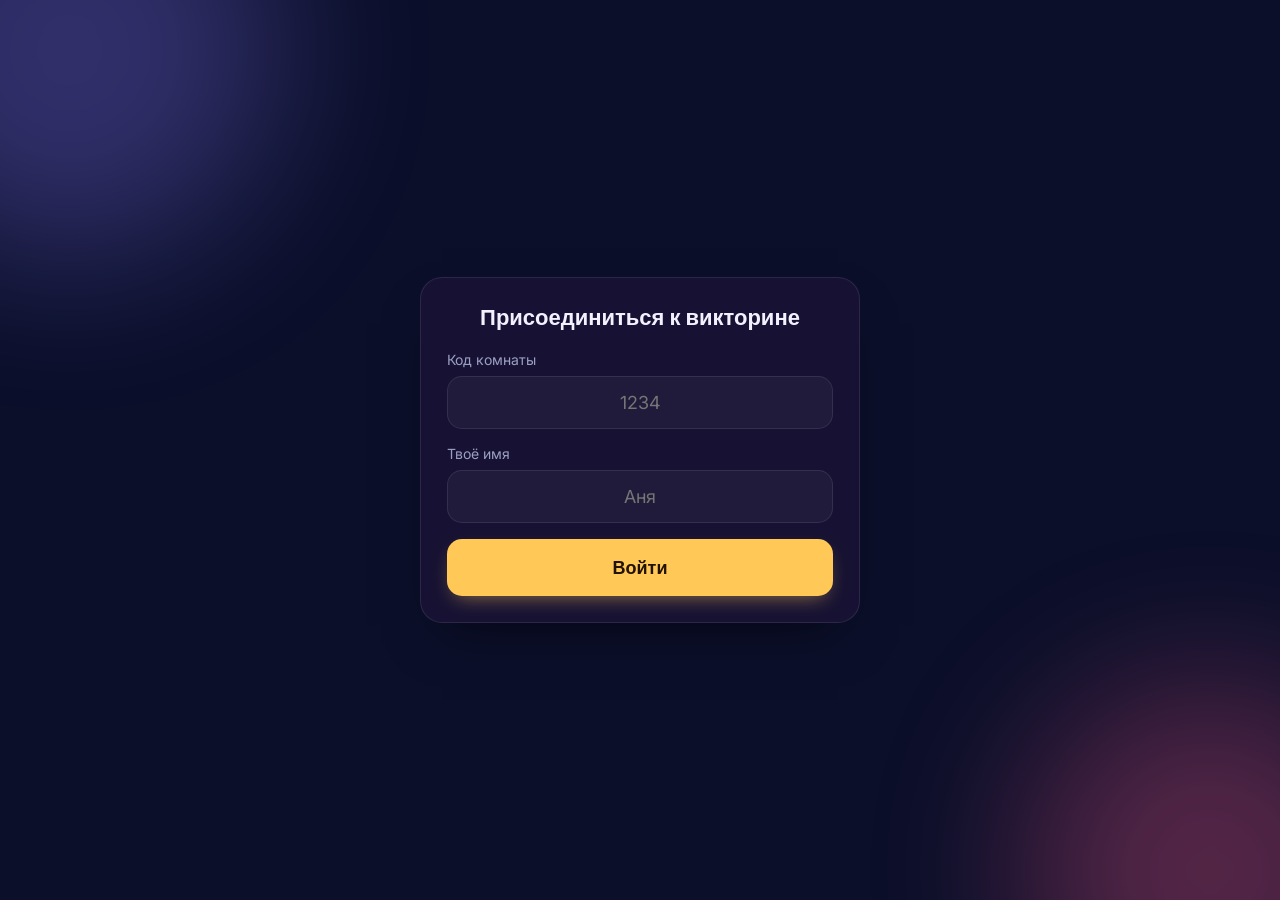
<file: web/static/quiz-player.html>
<!DOCTYPE html>
<html lang="ru">
<head>
<meta charset="UTF-8">
<meta name="viewport" content="width=device-width, initial-scale=1">
<title>Викторина — Игрок</title>
<link rel="preconnect" href="https://fonts.googleapis.com">
<link rel="preconnect" href="https://fonts.gstatic.com" crossorigin>
<link href="https://fonts.googleapis.com/css2?family=Fredoka:wght@500;600;700&family=Inter:wght@400;500;600;700&display=swap" rel="stylesheet">
<style>
  :root {
    --bg-1: #0B0F2A;
    --bg-2: #1B1440;
    --surface: #171233;
    --surface-line: rgba(255,255,255,0.09);
    --ink: #F3F1FF;
    --muted: #9A9FC4;

    --gold: #FFC857;
    --violet: #8B7CFF;
    --teal: #2FE6C1;
    --rose: #FF5C8A;
    --wrong: #FF4757;

    --radius-lg: 22px;
    --radius-md: 15px;
    --ease: cubic-bezier(.22,1,.36,1);
  }
  * { box-sizing: border-box; }
  html, body { height: 100%; }
  body {
    margin: 0;
    min-height: 100vh;
    color: var(--ink);
    font-family: "Inter", -apple-system, BlinkMacSystemFont, sans-serif;
    display: flex;
    align-items: center;
    justify-content: center;
    padding: 18px;
    background: var(--bg-1);
    position: relative;
    overflow-x: hidden;
  }

  .aurora { position: fixed; inset: 0; z-index: 0; overflow: hidden; pointer-events: none; }
  .aurora span { position: absolute; border-radius: 50%; filter: blur(80px); opacity: .3; animation: drift 24s ease-in-out infinite alternate; }
  .aurora span:nth-child(1) { width: 420px; height: 420px; background: var(--violet); top: -160px; left: -140px; }
  .aurora span:nth-child(2) { width: 380px; height: 380px; background: var(--rose); bottom: -160px; right: -120px; animation-duration: 28s; animation-delay: -8s; }
  @keyframes drift { from { transform: translate(0,0) scale(1); } to { transform: translate(40px,-30px) scale(1.1); } }

  .screen { width: 100%; max-width: 440px; position: relative; z-index: 1; }
  .card {
    background: var(--surface);
    border: 1px solid var(--surface-line);
    border-radius: var(--radius-lg);
    padding: 26px;
    box-shadow: 0 24px 50px -22px rgba(0,0,0,.55);
    animation: rise .45s var(--ease) both;
  }
  @keyframes rise { from { opacity: 0; transform: translateY(16px); } to { opacity: 1; transform: translateY(0); } }

  h1 { font-family: "Fredoka", sans-serif; font-size: 22px; font-weight: 600; margin: 0 0 20px; text-align: center; }
  label { display: block; font-size: 14px; color: var(--muted); margin-bottom: 8px; }
  input {
    width: 100%;
    padding: 15px 16px;
    font-size: 18px;
    font-family: inherit;
    border-radius: var(--radius-md);
    border: 1px solid var(--surface-line);
    background: rgba(255,255,255,0.04);
    color: var(--ink);
    margin-bottom: 16px;
    text-align: center;
    transition: border-color .2s var(--ease), background .2s var(--ease);
  }
  input:focus { outline: none; border-color: var(--gold); background: rgba(255,255,255,0.07); }

  button {
    width: 100%;
    background: var(--gold);
    color: #221200;
    border: none;
    padding: 17px;
    font-size: 18px;
    font-family: "Fredoka", sans-serif;
    font-weight: 600;
    border-radius: var(--radius-md);
    cursor: pointer;
    transition: transform .15s var(--ease), box-shadow .15s var(--ease), opacity .15s;
    box-shadow: 0 8px 20px -8px rgba(255,200,87,0.55);
  }
  button:disabled { opacity: .4; cursor: not-allowed; box-shadow: none; }
  .error { color: var(--wrong); margin-top: 8px; font-size: 14px; text-align: center; }
  .hidden { display: none !important; }

  .center-hint { text-align: center; font-size: 17px; color: var(--muted); padding: 34px 0 20px; }
  .loader { display: flex; justify-content: center; gap: 8px; margin-bottom: 4px; }
  .loader span { width: 9px; height: 9px; border-radius: 50%; background: var(--gold); animation: bounce 1.1s ease-in-out infinite; }
  .loader span:nth-child(2) { animation-delay: .15s; } .loader span:nth-child(3) { animation-delay: .3s; }
  @keyframes bounce { 0%,80%,100% { transform: translateY(0); opacity: .5; } 40% { transform: translateY(-8px); opacity: 1; } }

  .score-badge { text-align: center; font-size: 15px; color: var(--muted); margin-bottom: 18px; }
  .score-badge b { font-family: "Fredoka", sans-serif; color: var(--gold); font-size: 18px; font-variant-numeric: tabular-nums; }

  .timebar-track { height: 6px; border-radius: 999px; background: rgba(255,255,255,0.08); margin-bottom: 20px; overflow: hidden; }
  .timebar-fill { height: 100%; background: linear-gradient(90deg, var(--teal), var(--gold)); border-radius: 999px; transition: width .9s linear, background .25s; }

  .question-text { font-family: "Fredoka", sans-serif; font-size: 21px; font-weight: 600; line-height: 1.3; margin-bottom: 20px; text-align: center; animation: rise .4s var(--ease) both; }

  .options { display: grid; gap: 12px; }
  .option-btn {
    display: flex; align-items: center; gap: 12px;
    border: none;
    padding: 18px 16px;
    font-size: 17px;
    font-family: inherit;
    font-weight: 600;
    border-radius: var(--radius-md);
    text-align: left;
    color: #17102a;
    box-shadow: none;
    transition: transform .12s var(--ease), filter .12s var(--ease), opacity .2s;
    animation: pop .35s var(--ease) both;
  }
  .option-btn:nth-child(1) { background: var(--gold); }
  .option-btn:nth-child(2) { background: var(--violet); color: #fff; }
  .option-btn:nth-child(3) { background: var(--teal); }
  .option-btn:nth-child(4) { background: var(--rose); color: #fff; }
  @keyframes pop { from { opacity: 0; transform: translateY(10px); } to { opacity: 1; transform: translateY(0); } }
  .option-btn .idx {
    width: 26px; height: 26px; flex-shrink: 0;
    border-radius: 50%;
    background: rgba(255,255,255,0.3);
    display: flex; align-items: center; justify-content: center;
    font-family: "Fredoka", sans-serif; font-weight: 600; font-size: 13px;
  }
  .option-btn:not(:disabled):active { transform: scale(.97); }
  .option-btn:disabled { opacity: .35; }
  .option-btn.chosen { opacity: 1; filter: brightness(1.12); outline: 3px solid rgba(255,255,255,0.6); }

  .feedback { text-align: center; padding: 30px 0 10px; position: relative; }
  .feedback-icon { width: 76px; height: 76px; margin: 0 auto 14px; }
  .feedback-icon svg { width: 100%; height: 100%; }
  .feedback-icon circle, .feedback-icon path {
    stroke-dasharray: 100; stroke-dashoffset: 100;
    animation: draw .5s var(--ease) forwards;
  }
  .feedback-icon path { animation-delay: .25s; }
  @keyframes draw { to { stroke-dashoffset: 0; } }
  .feedback.correct .feedback-icon circle, .feedback.correct .feedback-icon path { stroke: var(--teal); }
  .feedback.wrong .feedback-icon circle, .feedback.wrong .feedback-icon path { stroke: var(--wrong); }
  .feedback-title { font-family: "Fredoka", sans-serif; font-size: 26px; font-weight: 600; margin-bottom: 10px; }
  .feedback.correct .feedback-title { color: var(--teal); }
  .feedback.wrong .feedback-title { color: var(--wrong); }
  .feedback-score { font-size: 16px; color: var(--muted); }
  .feedback-score b { color: var(--gold); font-family: "Fredoka", sans-serif; }

  .confetti { position: absolute; inset: 0; pointer-events: none; overflow: visible; }
  .confetti i {
    position: absolute; top: 40%; left: 50%; width: 8px; height: 8px; border-radius: 2px;
    animation: burst .9s var(--ease) forwards;
  }
  @keyframes burst {
    to { transform: translate(var(--tx), var(--ty)) rotate(var(--tr)); opacity: 0; }
  }

  .finished-title { font-family: "Fredoka", sans-serif; font-size: 26px; font-weight: 600; text-align: center; margin-bottom: 6px; }
  .finished-rank { text-align: center; color: var(--muted); font-size: 15px; margin-bottom: 18px; }
  .final-score { text-align: center; font-family: "Fredoka", sans-serif; font-size: 44px; font-weight: 700; color: var(--gold); }
</style>
</head>
<body>

<div class="aurora"><span></span><span></span></div>

<div class="screen">

  <!-- Экран 1: вход в комнату -->
  <div class="card" id="join-screen">
    <h1>Присоединиться к викторине</h1>
    <label for="room-code-input">Код комнаты</label>
    <input id="room-code-input" type="text" inputmode="numeric" placeholder="1234">
    <label for="name-input">Твоё имя</label>
    <input id="name-input" type="text" placeholder="Аня">
    <button id="join-btn">Войти</button>
    <div class="error hidden" id="join-error"></div>
  </div>

  <!-- Экран 2: ждём начала игры -->
  <div class="card hidden" id="lobby-screen">
    <div class="loader"><span></span><span></span><span></span></div>
    <div class="center-hint">Ты в игре! Ждём, пока ведущий начнёт викторину...</div>
  </div>

  <!-- Экран 3: активный вопрос, ждём выбора -->
  <div class="card hidden" id="question-screen">
    <div class="score-badge">Твои очки: <b id="current-score">0</b></div>
    <div class="timebar-track"><div class="timebar-fill" id="timebar-fill" style="width:100%"></div></div>
    <div class="question-text" id="question-text"></div>
    <div class="options" id="options"></div>
  </div>

  <!-- Экран 4: ответ отправлен, ждём следующего вопроса -->
  <div class="card hidden" id="waiting-next-screen">
    <div class="loader"><span></span><span></span><span></span></div>
    <div class="center-hint" id="waiting-next-hint">Ответ принят! Ждём остальных...</div>
  </div>

  <!-- Экран 5: обратная связь после ответа -->
  <div class="card hidden" id="feedback-screen">
    <div class="feedback" id="feedback-content"></div>
  </div>

  <!-- Экран 6: игра окончена -->
  <div class="card hidden" id="finished-screen">
    <div class="finished-title">Игра окончена 🏁</div>
    <div class="finished-rank" id="finished-rank"></div>
    <div class="final-score" id="final-score">0</div>
  </div>

</div>

<script>
// ==== Настройки ====
const API_BASE = "http://localhost:8080";
const DEBUG = true; // сырой /state в консоли — помогает сверить имена полей с бэкендом

// ==== Состояние приложения ====
let roomCode = null;
let playerId = null;
let pollIntervalId = null;
let lastSeenQuestionIndex = -1;
let renderedQuestionIndex = -1; // чтобы не пересоздавать кнопки вариантов на каждый опрос /state
let hasAnsweredCurrentQuestion = false;
let myScore = 0;
let roundDuration = null;

// ==== Ссылки на экраны ====
const screens = {
  join: document.getElementById("join-screen"),
  lobby: document.getElementById("lobby-screen"),
  question: document.getElementById("question-screen"),
  waitingNext: document.getElementById("waiting-next-screen"),
  feedback: document.getElementById("feedback-screen"),
  finished: document.getElementById("finished-screen"),
};

function showScreen(name) {
  Object.values(screens).forEach(el => el.classList.add("hidden"));
  screens[name].classList.remove("hidden");
}

// ==== Шаг 1: вход в комнату ====
document.getElementById("join-btn").addEventListener("click", async () => {
  const code = document.getElementById("room-code-input").value.trim();
  const name = document.getElementById("name-input").value.trim();
  const errorEl = document.getElementById("join-error");
  errorEl.classList.add("hidden");

  if (!code || !name) {
    errorEl.textContent = "Заполни код комнаты и имя";
    errorEl.classList.remove("hidden");
    return;
  }

  try {
    const res = await fetch(`${API_BASE}/rooms/${code}/join`, {
      method: "POST",
      headers: { "Content-Type": "application/json" },
      body: JSON.stringify({ name }),
    });
    if (!res.ok) {
      const text = await res.text();
      throw new Error(text || `Ошибка сервера: ${res.status}`);
    }
    const player = await res.json();
    roomCode = code;
    playerId = player.id;
    showScreen("lobby");
    startPolling();
  } catch (err) {
    errorEl.textContent = err.message;
    errorEl.classList.remove("hidden");
  }
});

// ==== Опрос /state каждую секунду, реагируем на смену состояния ====
function startPolling() {
  pollIntervalId = setInterval(async () => {
    const state = await fetchState();
    if (!state) return;
    if (DEBUG) console.debug("[quiz] /state →", state);
    handleState(state);
  }, 1000);
}

function handleState(state) {
  if (state.status === "finished") {
    clearInterval(pollIntervalId);
    showFinalScreen(state);
    return;
  }

  if (state.status === "waiting") {
    showScreen("lobby");
    return;
  }

  // status === "active"
  if (state.question_index !== lastSeenQuestionIndex) {
    lastSeenQuestionIndex = state.question_index;
    hasAnsweredCurrentQuestion = false;
    roundDuration = null;
  }

  const remaining = Number(state.time_remaining ?? 0);
  if (roundDuration === null || remaining > roundDuration) roundDuration = Math.max(remaining, 1);
  updateTimebar(remaining, roundDuration);

  if (hasAnsweredCurrentQuestion) {
    showScreen("waitingNext");
    return;
  }

  document.getElementById("current-score").textContent = myScore;

  if (state.question) {
    // Раньше кнопки вариантов пересоздавались на каждый опрос /state (раз в
    // секунду), из-за чего анимация появления проигрывалась заново — отсюда и
    // "мигание". Теперь перерисовываем их только когда вопрос реально сменился.
    if (state.question_index !== renderedQuestionIndex) {
      renderedQuestionIndex = state.question_index;
      renderQuestion(state.question);
    }
    showScreen("question");
  }
}

function updateTimebar(remaining, total) {
  const ratio = Math.max(0, Math.min(1, remaining / total));
  const fill = document.getElementById("timebar-fill");
  fill.style.width = `${ratio * 100}%`;
  fill.style.background = ratio < 0.25
    ? "var(--wrong)"
    : "linear-gradient(90deg, var(--teal), var(--gold))";
}

function renderQuestion(question) {
  document.getElementById("question-text").textContent = question.text;
  const optionsEl = document.getElementById("options");
  optionsEl.innerHTML = "";
  question.options.forEach((optText, index) => {
    const btn = document.createElement("button");
    btn.className = "option-btn";
    btn.style.animationDelay = `${index * 0.05}s`;
    btn.innerHTML = `<span class="idx">${index + 1}</span><span>${escapeHtml(optText)}</span>`;
    btn.addEventListener("click", () => submitAnswer(index, btn));
    optionsEl.appendChild(btn);
  });
}

// ==== Отправка ответа ====
async function submitAnswer(optionIndex, chosenBtn) {
  document.querySelectorAll(".option-btn").forEach(btn => (btn.disabled = true));
  chosenBtn.classList.add("chosen");
  hasAnsweredCurrentQuestion = true;

  try {
    const res = await fetch(`${API_BASE}/rooms/${roomCode}/answer`, {
      method: "POST",
      headers: { "Content-Type": "application/json" },
      body: JSON.stringify({ player_id: playerId, option: optionIndex }),
    });
    if (!res.ok) {
      showScreen("waitingNext");
      return;
    }
    const result = await res.json();
    const newScore = Number(result.new_score ?? result.score ?? myScore);
    myScore = Number.isFinite(newScore) ? Math.max(myScore, newScore) : myScore;
    showFeedback(result.correct);
  } catch (err) {
    console.error("Ошибка отправки ответа:", err);
    showScreen("waitingNext");
  }
}

function showFeedback(isCorrect) {
  const content = document.getElementById("feedback-content");
  const wrapper = content.parentElement;
  wrapper.className = "feedback " + (isCorrect ? "correct" : "wrong");

  const icon = isCorrect
    ? `<svg viewBox="0 0 52 52"><circle cx="26" cy="26" r="23" fill="none" stroke-width="3"/><path fill="none" stroke-width="3.5" stroke-linecap="round" stroke-linejoin="round" d="M15 27l7 7 15-15"/></svg>`
    : `<svg viewBox="0 0 52 52"><circle cx="26" cy="26" r="23" fill="none" stroke-width="3"/><path fill="none" stroke-width="3.5" stroke-linecap="round" d="M18 18l16 16M34 18L18 34"/></svg>`;

  content.innerHTML = `
    <div class="feedback-icon">${icon}</div>
    <div class="feedback-title">${isCorrect ? "Верно!" : "Неверно"}</div>
    <div class="feedback-score">Твои очки: <b>${myScore}</b></div>
    ${isCorrect ? `<div class="confetti" id="confetti"></div>` : ""}
  `;
  showScreen("feedback");
  if (isCorrect) launchConfetti();

  setTimeout(() => { showScreen("waitingNext"); }, 2000);
}

function launchConfetti() {
  const el = document.getElementById("confetti");
  if (!el) return;
  const colors = ["#FFC857", "#8B7CFF", "#2FE6C1", "#FF5C8A"];
  for (let i = 0; i < 16; i++) {
    const piece = document.createElement("i");
    const angle = Math.random() * Math.PI * 2;
    const dist = 60 + Math.random() * 90;
    piece.style.setProperty("--tx", `${Math.cos(angle) * dist}px`);
    piece.style.setProperty("--ty", `${Math.sin(angle) * dist - 20}px`);
    piece.style.setProperty("--tr", `${Math.random() * 360}deg`);
    piece.style.background = colors[i % colors.length];
    piece.style.animationDelay = `${Math.random() * 0.1}s`;
    el.appendChild(piece);
  }
}

// ==== Финальный экран: считаем свой ранг по последнему известному state ====
function showFinalScreen(state) {
  document.getElementById("final-score").textContent = myScore;
  const rankEl = document.getElementById("finished-rank");

  const players = Object.entries(state.players || {})
    .map(([id, p]) => ({ id, score: Number(p.score ?? p.points ?? p.total_score ?? 0) }))
    .sort((a, b) => b.score - a.score);

  const myIndex = players.findIndex(p => p.id === playerId);
  rankEl.textContent = myIndex >= 0
    ? `Ты на ${myIndex + 1}-м месте из ${players.length}`
    : "";

  showScreen("finished");
}

// ==== Вспомогательное: запрос состояния комнаты ====
async function fetchState() {
  try {
    const res = await fetch(`${API_BASE}/rooms/${roomCode}/state`);
    if (!res.ok) return null;
    return await res.json();
  } catch (err) {
    console.error("Ошибка опроса /state:", err);
    return null;
  }
}

function escapeHtml(str) {
  const div = document.createElement("div");
  div.textContent = str;
  return div.innerHTML;
}
</script>
</body>
</html>
</file>
<file: web/static/theme.css>
/* Shared graphite theme: raised surfaces, inset controls, monochrome motion. */
:root {
  color-scheme: dark;
  --bg-1: #303133;
  --bg-2: #292a2c;
  --bg-3: #202123;
  --surface: #232426;
  --surface-line: rgba(255,255,255,.09);
  --ink: #eeeeec;
  --muted: #adaeaf;
  --gold: #eeeeec;
  --violet: #b9babc;
  --teal: #d8d9d6;
  --rose: #a5a6a8;
  --wrong: #c5c5c5;
  --radius-lg: 12px;
  --radius-md: 8px;
  --ease: cubic-bezier(.2,.7,.2,1);
  --raised: 12px 16px 30px rgba(0,0,0,.35), -3px -3px 12px rgba(255,255,255,.025), inset 0 1px 0 rgba(255,255,255,.07);
}
* { box-sizing: border-box; }
html { min-height: 100%; height: auto; }
body {
  height: auto;
  min-height: 100vh;
  margin: 0;
  padding: 88px 28px 48px;
  display: flex;
  align-items: center;
  justify-content: center;
  color: var(--ink);
  font-family: "Inter", -apple-system, BlinkMacSystemFont, sans-serif;
  background: #111214;
  isolation: isolate;
}
body::before, body::after {
  content: "";
  position: fixed;
  inset: -15%;
  z-index: -1;
  pointer-events: none;
  background-repeat: no-repeat;
}
body::before {
  background: radial-gradient(ellipse at 10% 30%, #cacaca 0%, #858585 14%, #414244 32%, transparent 60%),
    radial-gradient(ellipse at 90% 85%, #bcbcbc 0%, #666769 18%, #27282a 38%, transparent 65%), #121315;
  animation: silver-flow 24s ease-in-out infinite alternate;
}
body::after {
  background: radial-gradient(ellipse at 50% 45%, #101113 15%, #141517c9 43%, transparent 74%),
    linear-gradient(120deg, #ffffff00 25%, #ffffff13 48%, #ffffff00 70%);
  animation: silver-light 19s ease-in-out infinite alternate;
}
@keyframes silver-flow {
  from { transform: translate3d(-3%, -2%, 0) scale(1); }
  to { transform: translate3d(4%, 3%, 0) scale(1.08); }
}
@keyframes silver-light {
  from { opacity: .85; transform: translate3d(0, -2%, 0); }
  to { opacity: 1; transform: translate3d(-3%, 3%, 0); }
}
.aurora { display: none; }
.site-header {
  position: absolute;
  top: 27px;
  left: max(28px, calc((100vw - 1100px) / 2));
  right: max(28px, calc((100vw - 1100px) / 2));
  display: flex;
  justify-content: space-between;
  align-items: center;
  gap: 20px;
  z-index: 2;
}
.brand { color: var(--ink); text-decoration: none; font-weight: 800; letter-spacing: .18em; font-size: 15px; }
.site-label, .eyebrow { color: var(--muted); font-size: 10px; letter-spacing: .2em; text-transform: uppercase; line-height: 1.7; }
.screen { margin: auto; }
.card, .menu-panel {
  background: linear-gradient(125deg, #2c2d2f, #222325 65%, #202123);
  border: 1px solid rgba(255,255,255,.045);
  border-top-color: rgba(255,255,255,.13);
  border-radius: var(--radius-lg);
  box-shadow: 22px 30px 65px rgba(0,0,0,.4), -5px -5px 22px rgba(255,255,255,.025), inset 0 1px 0 rgba(255,255,255,.025);
  animation: surface-in .65s var(--ease) both;
}
h1, h2, button, .question-text, .finished-title, .quiz-title, .q-num,
.room-code, .rank, .p-score, .final-score, .feedback-title, .feedback-score b, .score-badge b, .option-btn .idx {
  font-family: "Inter", -apple-system, BlinkMacSystemFont, sans-serif;
}
h1 { font-weight: 650; letter-spacing: -.035em; }
h2 { font-size: 15px; font-weight: 500; letter-spacing: .02em; }
button, button.ghost, .menu-close {
  color: var(--ink);
  background: linear-gradient(145deg, #3c3d3f, #2c2d2f);
  border: 1px solid rgba(255,255,255,.09);
  border-top-color: rgba(255,255,255,.18);
  border-radius: var(--radius-md);
  font-weight: 500;
  box-shadow: 5px 7px 12px rgba(0,0,0,.35), inset 0 1px 0 rgba(255,255,255,.035);
  transition: transform .25s var(--ease), background .25s, box-shadow .25s, border-color .25s;
}
button:hover:not(:disabled), button.ghost:hover:not(:disabled), .menu-close:hover {
  background: linear-gradient(145deg, #464749, #333436);
  transform: translateY(-2px);
  box-shadow: 7px 11px 18px rgba(0,0,0,.4), inset 0 1px 0 rgba(255,255,255,.08);
}
button:active:not(:disabled), button.ghost:active:not(:disabled), .menu-close:active {
  transform: translateY(1px);
  box-shadow: inset 3px 3px 7px rgba(0,0,0,.35), inset -1px -1px 3px rgba(255,255,255,.04);
}
button:disabled { opacity: .45; box-shadow: none; }
:where(a,button,input):focus-visible { outline: 2px solid #e3e3e0; outline-offset: 5px; }
input {
  background: #202123;
  border: 1px solid rgba(255,255,255,.07);
  box-shadow: inset 4px 4px 9px rgba(0,0,0,.28), inset -1px -1px 2px rgba(255,255,255,.025);
  color: var(--ink);
}
input::placeholder { color: #929395; }
input:focus { background: #252628; border-color: #999a9c; }
.quiz-card, .q-card, .side-panel, .chip {
  background: linear-gradient(135deg, #2d2e30, #262729);
  border: 1px solid rgba(255,255,255,.065);
  box-shadow: var(--raised);
}
.quiz-card { transition: transform .3s var(--ease), box-shadow .3s, border-color .3s; }
.quiz-card:hover { border-color: #68696b; box-shadow: 15px 20px 30px rgba(0,0,0,.4); transform: translateY(-4px); }
.quiz-card.fresh { border-color: #b6b7b9; }
.quiz-card button { margin-top: 12px; }
.room-code { color: var(--ink); background: none; letter-spacing: .12em; text-shadow: 0 5px 10px rgba(0,0,0,.45); }
.waiting-hint, .center-hint { line-height: 1.65; }
.pulse-dot { background: #dddeda; animation: signal 2.4s ease-in-out infinite; }
.loader span { background: #c8c9c7; box-shadow: 0 3px 6px #0006; animation: signal 1.8s ease-in-out infinite; }
.loader span:nth-child(2) { animation-delay: .2s; }
.loader span:nth-child(3) { animation-delay: .4s; }
.option-btn:nth-child(n), .option:nth-child(n) {
  background: linear-gradient(135deg, #3d3e40, #2c2d2f);
  color: var(--ink);
  border: 1px solid rgba(255,255,255,.1);
  box-shadow: 5px 8px 13px #0005, inset 0 1px 0 #ffffff0a;
}
.option-btn .idx, .option .idx {
  background: #232426;
  color: #d6d7d5;
  box-shadow: inset 2px 2px 4px #0005, 0 1px 0 #ffffff14;
  border-radius: 6px;
}
.option-btn.chosen { outline: 2px solid #e1e2df; outline-offset: 2px; filter: none; background: #47484a; }
.timebar-track { height: 5px; background: #171819; box-shadow: inset 0 2px 3px #0008; }
.timebar-fill {
  width: 100%;
  transform-origin: left center;
  transition: none;
  background: linear-gradient(90deg, #a8a9ab, #ededeb);
  box-shadow: 0 0 8px #ffffff20;
}
.timebar-fill.running-out { background: #b8b9bb; }
.feedback.correct .feedback-title, .feedback.wrong .feedback-title { color: var(--ink); }
.feedback.correct .feedback-title::before { content: "✓"; }
.feedback.wrong .feedback-title::before { content: "×"; }
.feedback-title::before {
  display: block;
  width: 56px;
  height: 56px;
  line-height: 56px;
  margin: 0 auto 22px;
  border-radius: 50%;
  background: #303133;
  box-shadow: var(--raised);
  animation: surface-in .4s var(--ease) both;
}
.feedback-score { line-height: 1.9; }
.error { color: #efefed; padding: 12px 16px; border-left: 2px solid #b9babc; background: #ffffff08; border-radius: 4px; }
.rank.top1, .rank.top2, .rank.top3 { color: #d7d8d5; }
.p-score.bump { animation: score-in .4s var(--ease); }
.podium-block { color: #f0f0ee; box-shadow: 8px 9px 16px #0005, inset 0 1px 0 #ffffff26; font-weight: 600; }
.p1 .podium-block { background: linear-gradient(135deg, #747577, #454648); }
.p2 .podium-block { background: linear-gradient(135deg, #565759, #363739); }
.p3 .podium-block { background: linear-gradient(135deg, #454648, #2c2d2f); }
.final-score { text-shadow: 0 5px 10px #0005; }
.menu-close { border-radius: 50%; font-family: sans-serif; }
.menu-close:focus-visible { outline-color: #e3e3e0; }
.finished-title { font-size: clamp(24px, 4vw, 38px); }
.finished-screen { padding-top: 80px; }
@keyframes surface-in { from { opacity: 0; transform: translateY(14px); } to { opacity: 1; transform: translateY(0); } }
@keyframes rise { from { opacity: 0; transform: translateY(10px); } to { opacity: 1; transform: translateY(0); } }
@keyframes pop { from { opacity: 0; transform: translateY(8px); } to { opacity: 1; transform: translateY(0); } }
@keyframes signal { 0%,100% { opacity: .35; transform: scale(.85); } 50% { opacity: 1; transform: scale(1); } }
@keyframes score-in { from { opacity: .4; transform: translateY(4px); } to { opacity: 1; transform: translateY(0); } }
@keyframes grow { from { opacity: 0; transform: translateY(12px); } to { opacity: 1; transform: translateY(0); } }

/* Menu: typography takes the place of decorative objects. */
.menu-shell { width: 100%; max-width: 960px; position: relative; margin: auto; }
.menu-panel { padding: 16px 28px 0; background: none; border: 0; box-shadow: none; overflow: visible; }
.menu-intro { text-align: center; padding: 25px 0 44px; }
.hero-kicker { display: inline-flex; align-items: center; gap: 10px; color: #c5c6c7; font-size: 10px; letter-spacing: .17em; }
.hero-kicker > span { width: 6px; height: 6px; border-radius: 50%; background: #e6e6e6; box-shadow: 0 0 12px #ffffff40; }
.menu-intro h1 {
  font-size: clamp(100px, 15vw, 176px);
  font-weight: 750;
  letter-spacing: -.075em;
  line-height: 1.05;
  margin: 24px 0 20px;
  padding-right: .06em;
  color: #f4f4f2;
  text-shadow: 0 12px 35px #0005;
}
.menu-intro p { font-size: 16px; color: #bbbdbf; line-height: 1.8; margin: 0; }
.role-heading { display: flex; justify-content: space-between; align-items: center; color: #c1c2c4; font-size: 11px; letter-spacing: .06em; margin-bottom: 17px; }
.role-heading > span:last-child { font-size: 19px; }
.menu-roles { display: grid; grid-template-columns: 1fr 1fr; gap: 22px; }
.role {
  text-decoration: none;
  color: #f0f0ee;
  padding: 27px 30px 30px;
  border-radius: 16px;
  border: 1px solid #ffffff17;
  border-top-color: #ffffff30;
  background: linear-gradient(125deg, #38393bea, #232426f5);
  box-shadow: 0 16px 30px #0004, inset 0 1px 0 #ffffff0a;
  transition: transform .3s var(--ease), box-shadow .3s, border-color .3s;
  position: relative;
}
.role:hover { transform: translateY(-5px); border-color: #ffffff55; box-shadow: 0 24px 40px #0006; }
.role:active { transform: translateY(0); box-shadow: inset 0 3px 8px #0003; }
.role-meta { display: flex; justify-content: space-between; align-items: center; margin-bottom: 23px; }
.role-number { font-size: 9px; letter-spacing: .15em; color: #bfc0c2; }
.role-arrow { width: 38px; height: 38px; display: grid; place-items: center; border: 1px solid #ffffff21; border-radius: 50%; background: #ffffff07; transition: transform .3s, background .3s; font-size: 20px; }
.role:hover .role-arrow { transform: translate(2px, -2px); background: #ffffff14; }
.role strong { display: block; font-size: 27px; font-weight: 550; letter-spacing: -.045em; margin-bottom: 12px; }
.role-description { display: block; color: #c1c2c4; font-size: 13px; line-height: 1.8; }
.role-host { background: linear-gradient(125deg, #f1f1ef, #cececc); color: #202123; border-color: #ffffffb0; box-shadow: 0 16px 35px #0005, inset 0 1px 0 #fff; }
.role-host .role-description, .role-host .role-number { color: #555659; }
.role-host .role-arrow { border-color: #20212330; background: #fff3; }
.role-host:hover .role-arrow { background: #ffffff90; }
.role-host:focus-visible { outline-color: #fff; }
.menu-footer { display: flex; justify-content: space-between; gap: 20px; margin: 28px 28px 0; padding-top: 20px; border-top: 1px solid #ffffff1c; color: #b5b6b8; font-size: 10px; letter-spacing: .05em; }
@media (max-width: 650px) {
  body { padding: 76px 18px 28px; }
  .site-header { left: 22px; right: 22px; }
  .site-label { font-size: 9px; letter-spacing: .1em; }
  .card { padding: 26px 22px; }
  .finished-screen { padding-top: 78px; }
  .menu-panel { padding: 10px 2px 0; }
  .menu-intro { padding: 24px 0 34px; }
  .menu-intro h1 { font-size: clamp(78px, 22vw, 138px); margin: 22px 0 18px; }
  .menu-intro p { font-size: 14px; }
  .hero-kicker { font-size: 9px; letter-spacing: .1em; }
  .menu-roles { grid-template-columns: 1fr; gap: 18px; }
  .role { padding: 23px; }
  .role-meta { margin-bottom: 20px; }
  .menu-footer { font-size: 9px; letter-spacing: 0; margin: 24px 2px 0; }
  .room-code { font-size: 52px; }
  .podium { gap: 8px; }
  .podium-slot { min-width: 0; }
}
@media (prefers-reduced-motion: reduce) {
  *, *::before, *::after { animation: none !important; transition: none !important; scroll-behavior: auto !important; }
}

/* Theme selection stays compact even on the player's narrow screen. */
.theme-switch {
  display: flex;
  flex-shrink: 0;
  gap: 4px;
  padding: 4px;
  border: 1px solid #ffffff24;
  border-radius: 999px;
  background: #111214c9;
  box-shadow: 0 4px 14px #0003, inset 0 1px 0 #ffffff09;
}
.theme-switch button {
  display: inline-flex;
  align-items: center;
  justify-content: center;
  gap: 7px;
  width: auto;
  padding: 8px 12px;
  min-height: 36px;
  border: 1px solid transparent;
  border-radius: 999px;
  background: transparent;
  color: #c5c5c7;
  font-size: 11px;
  font-weight: 500;
  box-shadow: none;
}
.theme-switch button[aria-pressed="true"] {
  background: #ffffff17;
  border-color: #ffffff22;
  color: #fff;
  box-shadow: inset 0 1px 0 #ffffff0a;
}
.theme-switch button:hover:not(:disabled) { background: #ffffff20; color: #fff; transform: none; box-shadow: none; }
.theme-switch button:active:not(:disabled) { transform: scale(.97); box-shadow: none; }
.theme-swatch { width: 10px; height: 10px; flex-shrink: 0; border-radius: 50%; border: 1px solid #ffffff3d; }
.swatch-graphite { background: linear-gradient(135deg, #dedede, #3e3e40); }
.swatch-crimson { background: linear-gradient(135deg, #ff4a43, #790c12); }

/* Ruby glass. CSS gradients remain crisp at any resolution; no bitmap texture. */
:root[data-theme="crimson"] {
  --surface: #220a0e;
  --surface-line: #ffffff26;
  --ink: #fff7f6;
  --muted: #d6bcbe;
  --gold: #fff1ee;
  --violet: #e6c3c4;
  --teal: #ffe1dc;
  --rose: #ff9a97;
  --wrong: #ffc6c3;
}
:root[data-theme="crimson"] body { background: #0c0204; }
:root[data-theme="crimson"] body::before {
  background: radial-gradient(ellipse at 18% 4%, #e31b12 0%, #aa0907 19%, #4a0306 42%, transparent 68%),
    radial-gradient(ellipse at 76% 110%, #b81115 0%, #520509 26%, transparent 60%), #080305;
}
:root[data-theme="crimson"] body::after {
  background: radial-gradient(ellipse at 82% 36%, #050306 12%, #0b0206d9 36%, transparent 68%),
    radial-gradient(ellipse at 26% 73%, #060307 5%, #080305a6 28%, transparent 61%);
}
:root[data-theme="crimson"] :is(.card, .role) {
  color: var(--ink);
  background: linear-gradient(135deg, #ffffff18, #ffffff05 48%, #ffffff0c), #14111638;
  border: 1px solid #ffffff30;
  border-top-color: #ffffff70;
  border-left-color: #ffffff45;
  box-shadow: 0 18px 45px #0005, inset 0 1px 0 #ffffff30, inset 0 -1px 0 #ffffff0a;
  -webkit-backdrop-filter: blur(28px) saturate(150%);
  backdrop-filter: blur(28px) saturate(150%);
}
:root[data-theme="crimson"] .role {
  border-radius: 22px;
  overflow: hidden;
  text-shadow: 0 1px 8px #0005;
}
:root[data-theme="crimson"] .role-host {
  background: linear-gradient(135deg, #ffffff20, #ffffff06 48%, #ffffff0e), #14111630;
}
/* Static reflections suggest curved glass without animating the blur filter. */
:root[data-theme="crimson"] .role::before {
  content: "";
  position: absolute;
  inset: 0;
  pointer-events: none;
  border-radius: inherit;
  background: radial-gradient(ellipse at 5% 0%, #ffffff16, transparent 55%),
    linear-gradient(115deg, transparent 40%, #ffffff05 58%, transparent 75%);
}
:root[data-theme="crimson"] .role > * { position: relative; }
:root[data-theme="crimson"] .role strong { color: #fff; }
:root[data-theme="crimson"] .role .role-description { color: #f0e5e7; }
:root[data-theme="crimson"] .role .role-number { color: #e3d6d9; }
:root[data-theme="crimson"] :is(.role-description, .role-number, .menu-intro p, .role-heading, .menu-footer, .hero-kicker) { color: #e0cbcd; }
:root[data-theme="crimson"] .role-arrow { border-color: #ffffff45; background: linear-gradient(135deg, #ffffff1a, #ffffff05); box-shadow: inset 0 1px 0 #ffffff28, 0 4px 10px #0002; }
:root[data-theme="crimson"] .role:hover .role-arrow { background: #ffffff26; }
:root[data-theme="crimson"] .role:hover { border-color: #ffffff70; box-shadow: 0 24px 48px #0006, inset 0 1px 0 #ffffff55, inset 0 -1px 0 #ffffff16; }
/* Inner surfaces use tint instead of stacking expensive blur filters. */
:root[data-theme="crimson"] :is(.quiz-card, .q-card, .side-panel, .chip) {
  background: linear-gradient(130deg, #ffffff0e, #ffffff03), #19080a66;
  border-color: #ffffff21;
  box-shadow: 0 8px 22px #0003, inset 0 1px 0 #ffffff0a;
}
:root[data-theme="crimson"] :is(button:not([data-theme-choice]), button.ghost, .option-btn:nth-child(n), .menu-close) {
  color: #fff7f6;
  background: linear-gradient(125deg, #ffffff16, #ffffff05), #3a111685;
  border: 1px solid #ffffff30;
  border-top-color: #ffffff4a;
  box-shadow: 0 5px 12px #0004, inset 0 1px 0 #ffffff0c;
}
:root[data-theme="crimson"] :is(button:not([data-theme-choice]), button.ghost, .option-btn:nth-child(n), .menu-close):hover:not(:disabled) {
  background: linear-gradient(125deg, #ffffff26, #ffffff0c), #591c248c;
  border-color: #ffffff5c;
  box-shadow: 0 8px 18px #0005;
}
:root[data-theme="crimson"] :is(button:not([data-theme-choice]), .menu-close):active:not(:disabled) { box-shadow: inset 0 3px 8px #0004; }
:root[data-theme="crimson"] .option-btn.chosen { background: #94424b99; outline-color: #fff0ec; }
:root[data-theme="crimson"] :is(.option-btn .idx, .feedback-title::before) { background: #ffffff0c; color: #fff1ee; box-shadow: inset 0 1px 0 #ffffff24, 0 3px 8px #0003; }
:root[data-theme="crimson"] input { background: #0f0508a6; border-color: #ffffff26; color: #fff7f6; }
:root[data-theme="crimson"] input::placeholder { color: #bfa9ad; }
:root[data-theme="crimson"] input:focus { background: #21080bbb; border-color: #f0b6ba; }
:root[data-theme="crimson"] .error { background: #22070dd9; border-color: #ffaba4; }
:root[data-theme="crimson"] .timebar-track { background: #0f0307b3; }
:root[data-theme="crimson"] .timebar-fill { background: linear-gradient(90deg, #ee7977, #ffe8e3); box-shadow: 0 0 8px #ef706a30; }
:root[data-theme="crimson"] .timebar-fill.running-out { background: #ff9e94; }
:root[data-theme="crimson"] :is(.pulse-dot, .loader span, .hero-kicker > span) { background: #ffd2cd; }
:root[data-theme="crimson"] .p1 .podium-block { background: linear-gradient(135deg, #cf78808c, #6a242b99); }
:root[data-theme="crimson"] .p2 .podium-block { background: linear-gradient(135deg, #a2636c80, #3c151c99); }
:root[data-theme="crimson"] .p3 .podium-block { background: linear-gradient(135deg, #78454f80, #2b0d1599); }
:root[data-theme="crimson"] .theme-switch { background: #150509c9; border-color: #ffffff30; }
@supports not ((backdrop-filter: blur(1px)) or (-webkit-backdrop-filter: blur(1px))) {
  :root[data-theme="crimson"] :is(.card, .role) { background: linear-gradient(125deg, #3a1a20ed, #19090df5); }
}
@media (max-width: 760px) {
  .site-header .site-label { display: none; }
}
@media (max-width: 650px) {
  body { padding-top: 98px; }
  .site-header { top: 22px; gap: 10px; }
  .theme-switch { gap: 2px; padding: 3px; }
  .theme-switch button { padding: 8px 10px; min-height: 38px; }
  :root[data-theme="crimson"] :is(.card, .role) { -webkit-backdrop-filter: blur(16px) saturate(140%); backdrop-filter: blur(16px) saturate(140%); }
}
</file>
<file: web/static/menu.css>
.finished-screen {
  position: relative;
  padding-top: 72px;
}

.menu-close {
  position: absolute;
  top: 16px;
  right: 16px;
  display: flex;
  align-items: center;
  justify-content: center;
  width: 44px;
  height: 44px;
  border: 1px solid rgba(255,255,255,.15);
  border-radius: 50%;
  background: rgba(255,255,255,.06);
  color: #F3F1FF;
  text-decoration: none;
  font: 28px/1 sans-serif;
}

.menu-close:hover { background: rgba(255,255,255,.14); }
.menu-close:focus-visible { outline: 3px solid #FFC857; outline-offset: 4px; }
</file>
